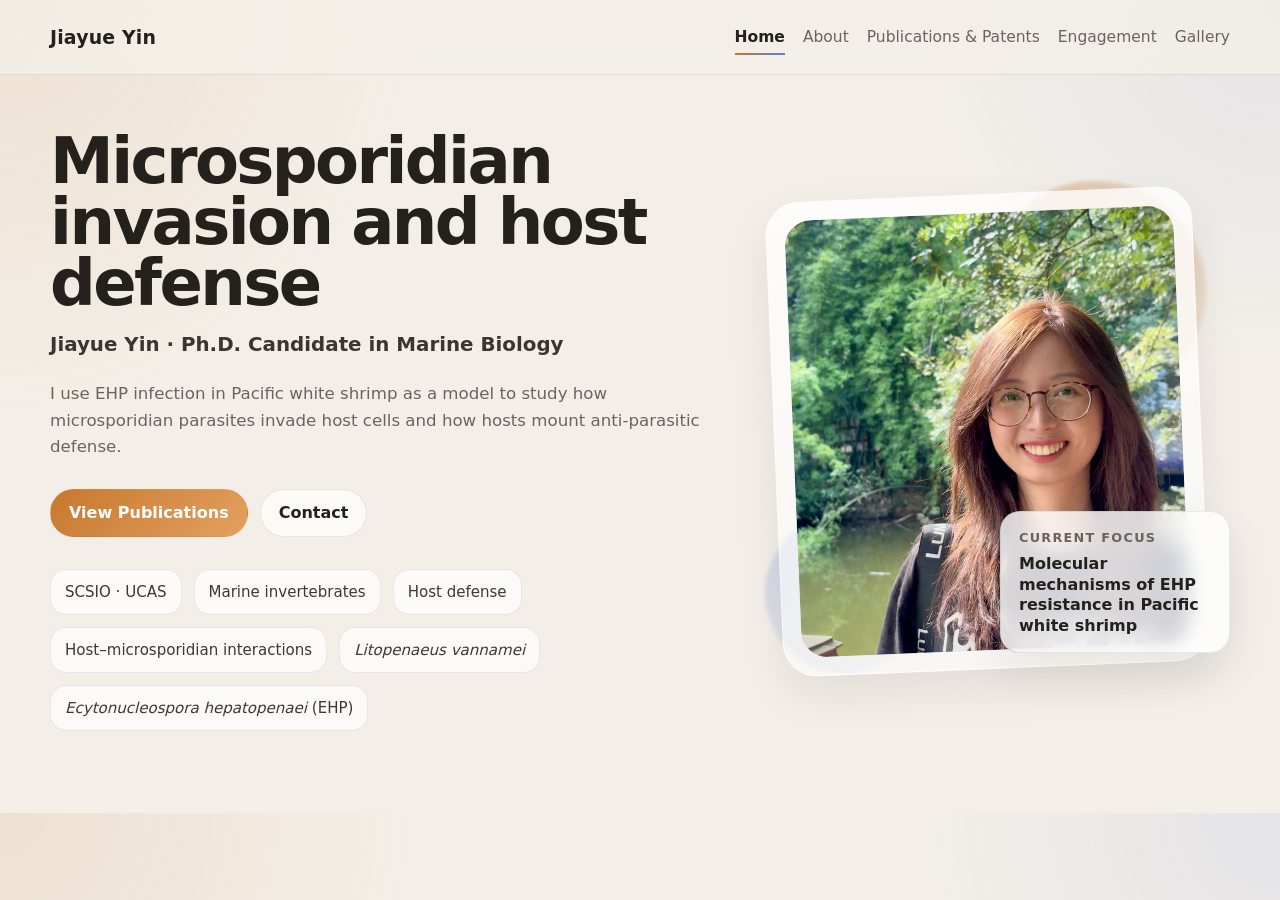
<file: index.html>
<!DOCTYPE html>
<html lang="en">
<head>
  <meta charset="UTF-8" />
  <meta name="viewport" content="width=device-width, initial-scale=1.0" />
  <title>Jiayue Yin | Academic Portfolio</title>
  <meta name="description" content="Jiayue Yin website." />
  <link rel="stylesheet" href="style.css" />
</head>
<body>
  <nav class="nav">
    <div class="container nav-inner">
      <a class="brand active-brand" href="index.html">Jiayue Yin</a>
      <div class="nav-links">
        <a href="index.html" class="active">Home</a>
        <a href="about.html">About</a>
        <a href="publications.html">Publications &amp; Patents</a>
        <a href="engagement.html">Engagement</a>
        <a href="gallery.html">Gallery</a>
      </div>
    </div>
  </nav>

  <main id="top">
    <section class="hero">
      <div class="container hero-grid">
        <div class="hero-copy reveal">
          
          
          <h1>Microsporidian invasion and host defense</h1>
          <p class="hero-sub">Jiayue Yin · Ph.D. Candidate in Marine Biology</p>
          <p class="lead">
            I use EHP infection in Pacific white shrimp as a model to study how microsporidian parasites invade host cells and how hosts mount anti-parasitic defense. 
          </p>

          <div class="hero-actions">
            <a class="btn btn-primary" href="publications.html">View Publications</a>
            <a class="btn btn-secondary" href="mailto:yinjiayue22@mails.ucas.ac.cn">Contact</a>
          </div>

          <div class="hero-meta">
            <div class="hero-chip">SCSIO · UCAS</div>
            <div class="hero-chip">Marine invertebrates</div>
            <div class="hero-chip">Host defense</div>
            <div class="hero-chip">Host–microsporidian interactions</div>
            <div class="hero-chip"><em>Litopenaeus vannamei</em></div>
            <div class="hero-chip"><em>Ecytonucleospora hepatopenaei </em>(EHP)</div>
          </div>
        </div>

        <div class="hero-visual reveal">
          <div class="orb a"></div>
          <div class="orb b"></div>
          <div class="portrait-frame">
            <div class="portrait-inner">
              <img src="images/01-portrait-of-jiayue-yin.jpg" alt="Portrait of Jiayue Yin" />
            </div>
          </div>

          <div class="floating-card bottom">
            <div class="label">Current Focus</div>
            <strong>Molecular mechanisms of EHP resistance in Pacific white shrimp</strong>
          </div>
        </div>
      </div>
    </section>

  </main>

 
  <script src="script.js"></script>
</body>
</html>
</file>
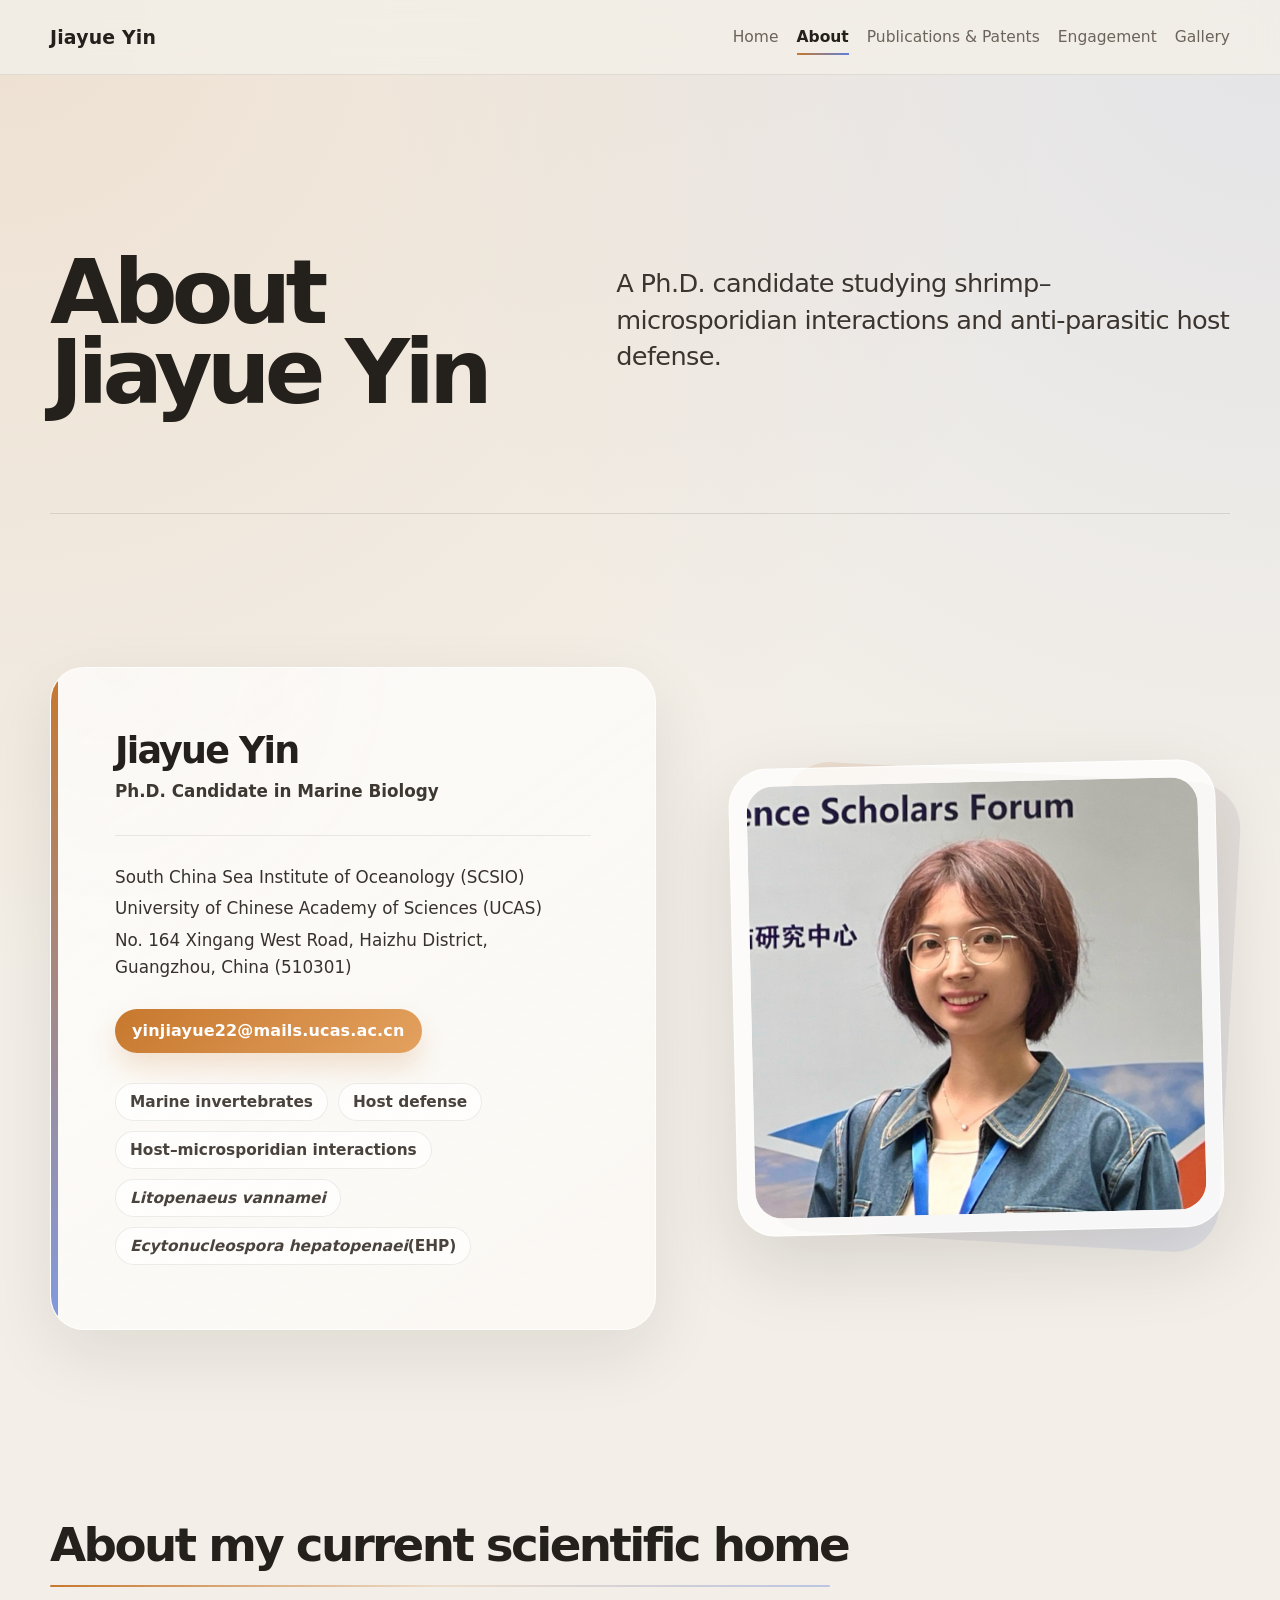
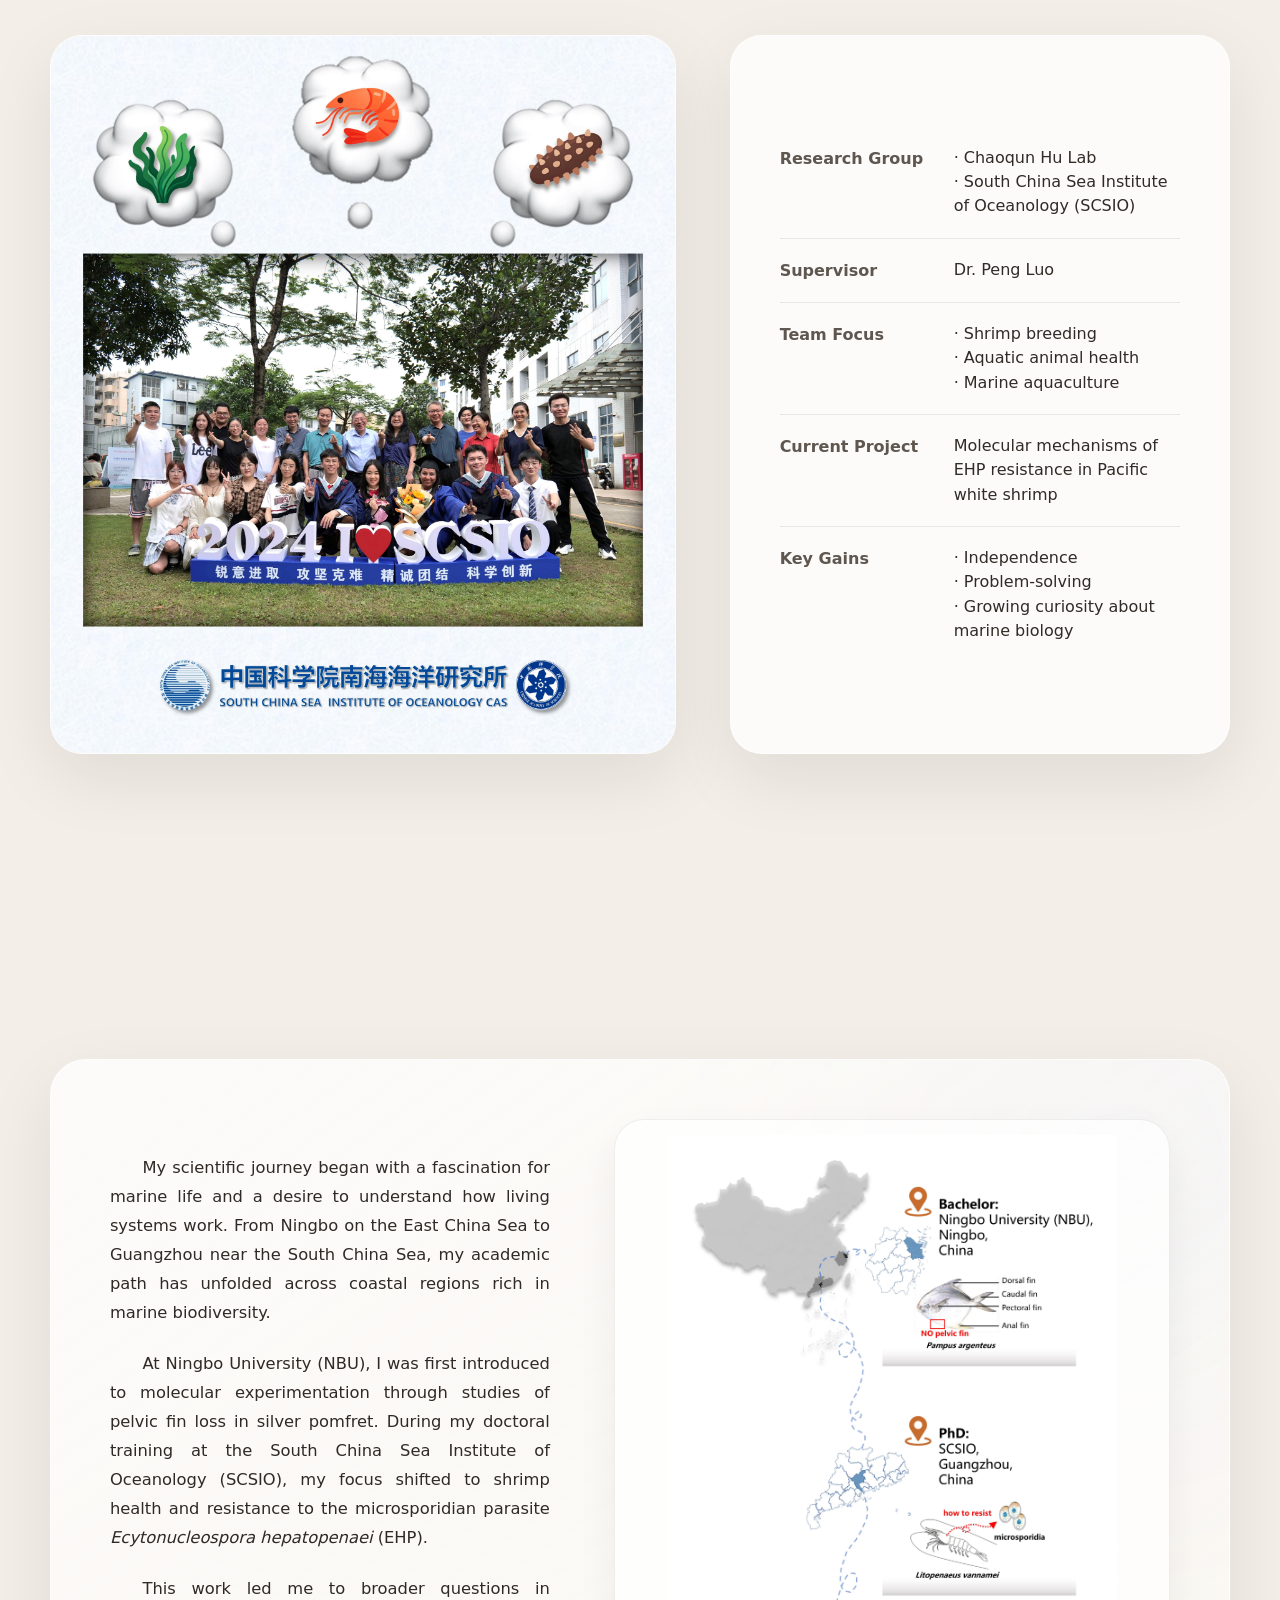
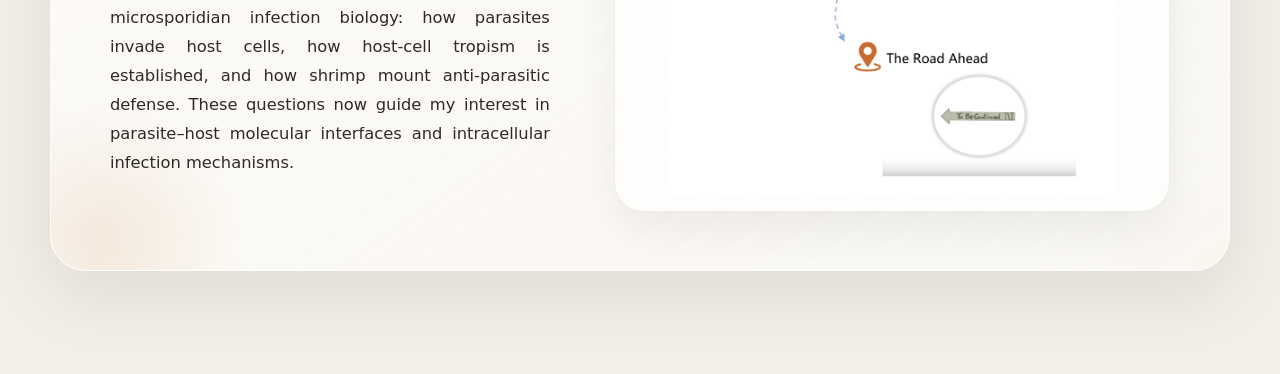
<file: about.html>
<!DOCTYPE html>
<html lang="en">
<head>
  <meta charset="UTF-8" />
  <meta name="viewport" content="width=device-width, initial-scale=1.0" />
  <title>About | Jiayue Yin</title>
  <meta name="description" content="Jiayue Yin academic portfolio website." />
  <link rel="stylesheet" href="style.css" />
</head>
<body>
  <nav class="nav">
    <div class="container nav-inner">
      <a class="brand" href="index.html">Jiayue Yin</a>
      <div class="nav-links">
        <a href="index.html">Home</a>
        <a href="about.html" class="active">About</a>
        <a href="publications.html">Publications &amp; Patents</a>
        <a href="engagement.html">Engagement</a>
        <a href="gallery.html">Gallery</a>
      </div>
    </div>
  </nav>

  <main id="top" class="premium-about-page">
    <section class="about-editorial-opening">
      <div class="container about-editorial-grid reveal">
        <div class="about-editorial-title">
          <span class="about-editorial-mark"></span>
          <h1>About Jiayue Yin</h1>
        </div>
        <p class="about-editorial-lead">
          A Ph.D. candidate studying shrimp–microsporidian interactions and anti-parasitic host defense.
        </p>
      </div>
    </section>

    <section id="about-me" class="premium-profile-section">
      <div class="container premium-profile-grid">
        <article class="premium-profile-card reveal">
          
          <div class="premium-profile-name">Jiayue Yin</div>
          <div class="premium-profile-role">Ph.D. Candidate in Marine Biology</div>

          <div class="premium-affiliation">
            <p>South China Sea Institute of Oceanology <span class="no-break">(SCSIO)</span></p>
            <p>University of Chinese Academy of Sciences <span class="no-break">(UCAS)</span></p>
            <p>No. 164 Xingang West Road, Haizhu District, Guangzhou, China <span class="no-break">(510301)</span></p>

            
          </div>

          <a class="premium-email" href="mailto:yinjiayue22@mails.ucas.ac.cn">yinjiayue22@mails.ucas.ac.cn</a>

          <div class="premium-interests" aria-label="Research interests">
            <span>Marine invertebrates</span>
            <span>Host defense</span>
            <span>Host–microsporidian interactions</span>
            <span><em>Litopenaeus vannamei</em></span>
            <span><em>Ecytonucleospora hepatopenaei </em> (EHP)</span>
          </div>
        </article>

        <aside class="premium-portrait reveal" aria-label="Portrait of Jiayue Yin">
          <div class="premium-portrait-glow" aria-hidden="true"></div>
          <figure class="premium-portrait-frame">
            <img src="images/about_me.jpg" alt="Portrait of Jiayue Yin" />
          </figure>
        </aside>
      </div>
    </section>

    <section id="scientific-home" class="premium-home-section">
      <div class="container">
        <div class="premium-section-head reveal">
          <h2>About my current scientific home</h2>
          <div class="premium-title-rule wide" aria-hidden="true"></div>
        </div>

        <div class="premium-home-grid">
          <figure class="premium-team-photo reveal">
            <img src="images/02-research-group-photo.jpg" alt="Research group photo" />
          </figure>

          <article class="premium-home-card reveal">
            
            <div class="premium-home-item">
              <span>Research Group</span>
              <p>
                ·  Chaoqun Hu Lab <br>
                ·  South China Sea Institute of Oceanology (SCSIO)
                </p>
              
            </div>
            <div class="premium-home-item">
              <span>Supervisor</span>
              <p>Dr. Peng Luo</p>
            </div>
            <div class="premium-home-item">
              <span>Team Focus</span>
              <p>·  Shrimp breeding  <br>
                ·  Aquatic animal health  <br>
                ·  Marine aquaculture</p>
            </div>
            <div class="premium-home-item">
              <span>Current Project</span>
              <p>Molecular mechanisms of EHP resistance in Pacific white shrimp</p>
            </div>
            <div class="premium-home-item">
              <span>Key Gains</span>
              <p>· Independence <br>
              · Problem-solving <br>
              · Growing curiosity about marine biology</p>
            </div>
          </article>
        </div>
      </div>
    </section>

    <section id="journey" class="premium-journey-section">
      <div class="container">
        <div class="premium-section-head reveal">
          <h2>Journey of growth</h2>
          <div class="premium-title-rule medium" aria-hidden="true"></div>
        </div>

        <div class="premium-journey-card reveal">
          <div class="premium-journey-text">
            <p>
              My scientific journey began with a fascination for marine life and a desire to understand how living systems work. From Ningbo on the East China Sea to Guangzhou near the South China Sea, my academic path has unfolded across coastal regions rich in marine biodiversity.
            </p>
            <p>
              At Ningbo University (NBU), I was first introduced to molecular experimentation through studies of pelvic fin loss in silver pomfret. During my doctoral training at the South China Sea Institute of Oceanology (SCSIO), my focus shifted to shrimp health and resistance to the microsporidian parasite <em>Ecytonucleospora hepatopenaei</em> (EHP).
            </p>
            <p>
              This work led me to broader questions in microsporidian infection biology: how parasites invade host cells, how host-cell tropism is established, and how shrimp mount anti-parasitic defense. These questions now guide my interest in parasite–host molecular interfaces and intracellular infection mechanisms.
            </p>
          </div>

          <figure class="premium-journey-visual">
            <img src="images/03-decorative-map-background.jpg" alt="Journey of growth visual map" />
          </figure>
        </div>
      </div>
    </section>
  </main>

 
  <script src="script.js"></script>
</body>
</html>
</file>
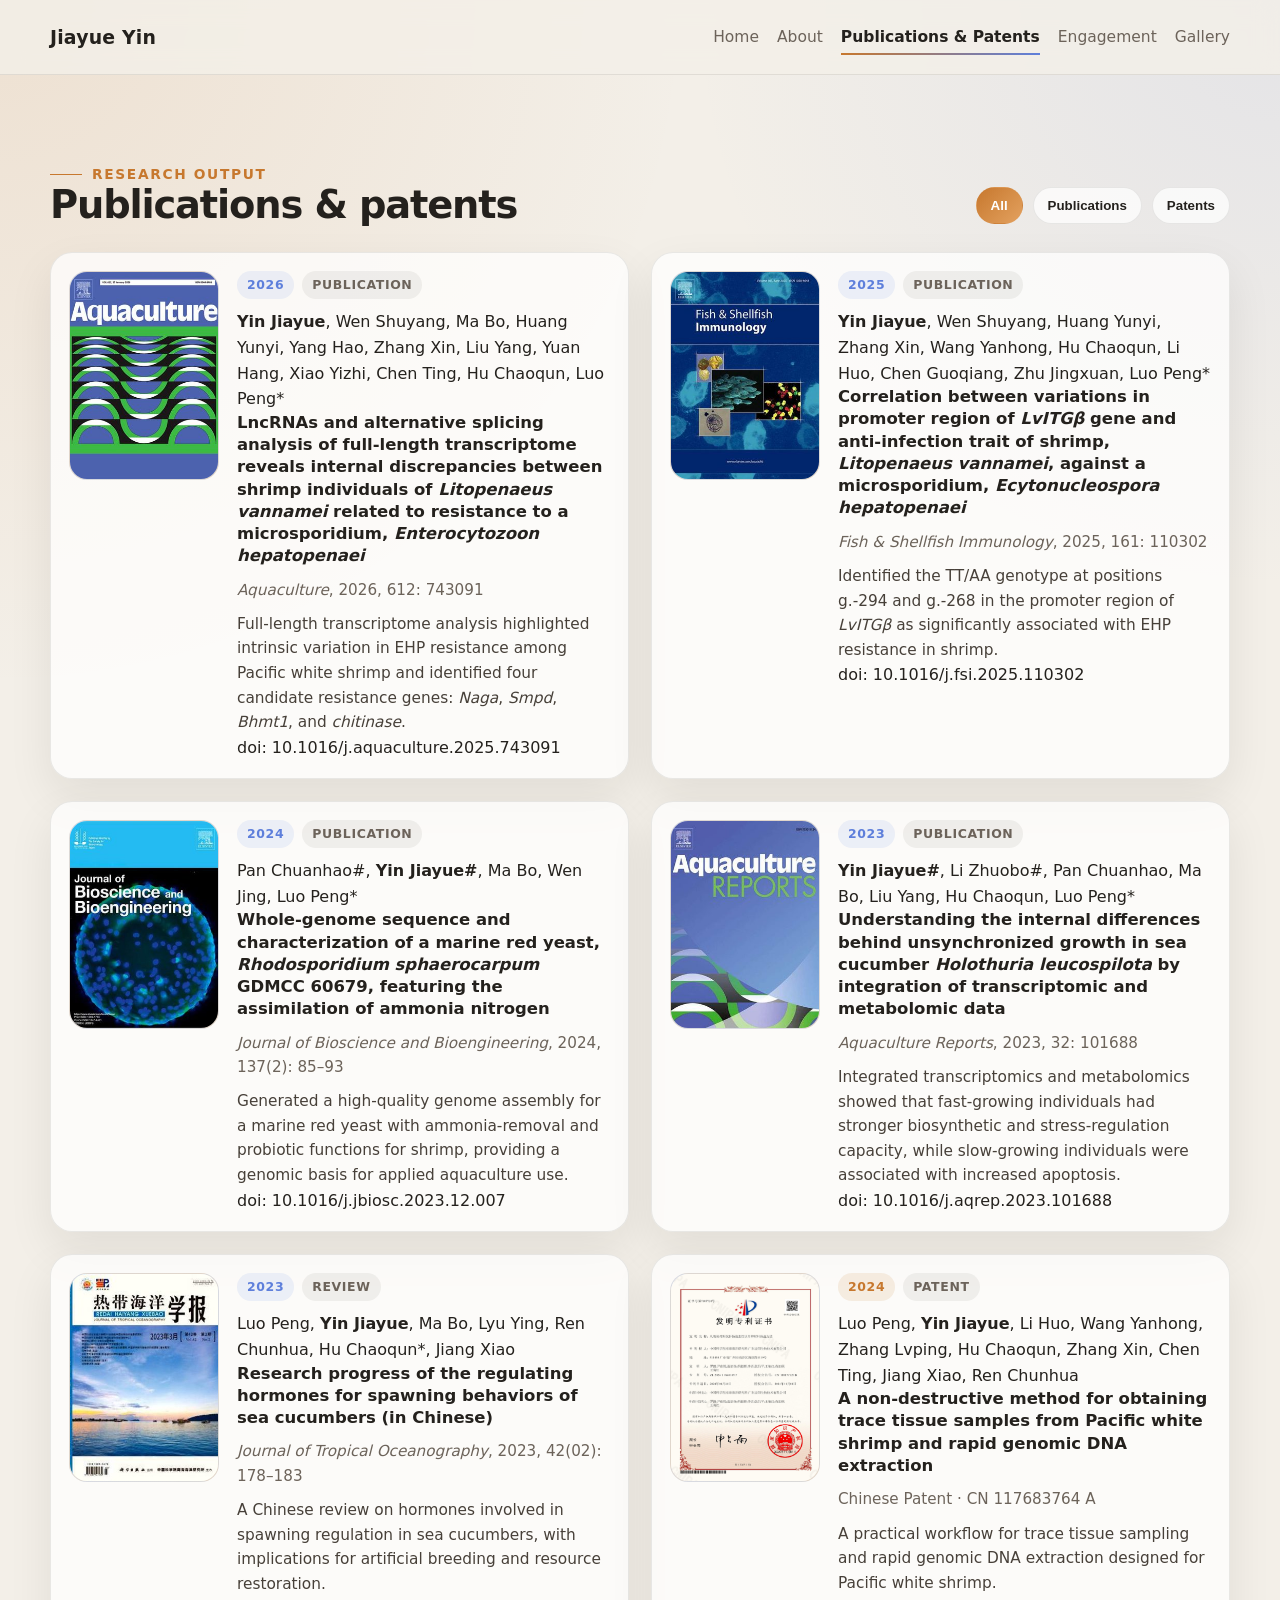
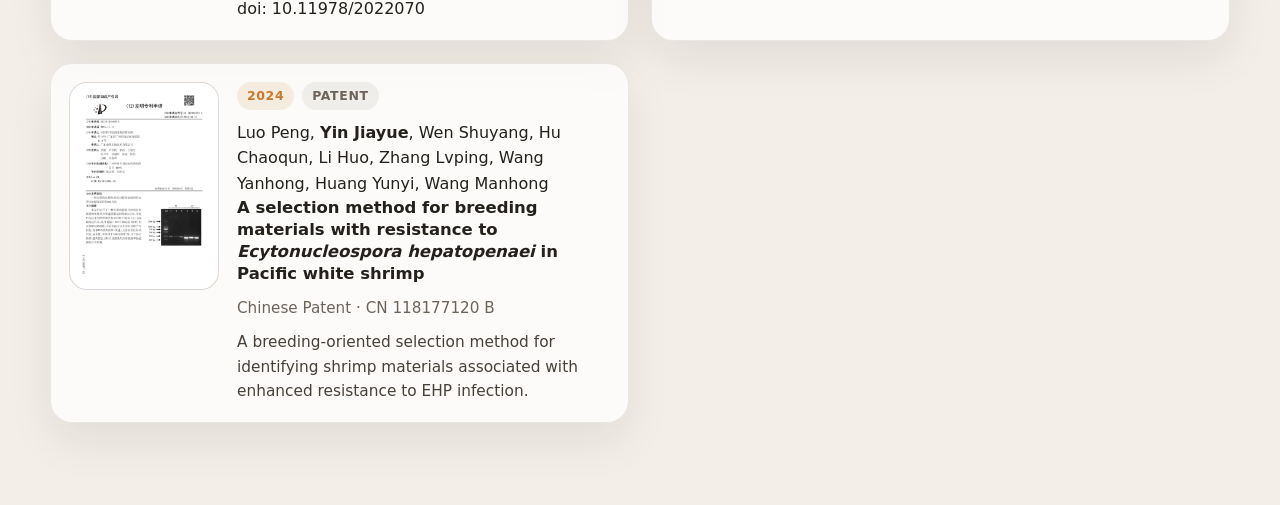
<file: publications.html>
<!DOCTYPE html>
<html lang="en">
<head>
  <meta charset="UTF-8" />
  <meta name="viewport" content="width=device-width, initial-scale=1.0" />
  <title>Publications & Patents | Jiayue Yin</title>
  <meta name="description" content="Jiayue Yin academic portfolio website." />
  <link rel="stylesheet" href="style.css" />
</head>
<body>
  <nav class="nav">
    <div class="container nav-inner">
      <a class="brand" href="index.html">Jiayue Yin</a>
      <div class="nav-links">
        <a href="index.html">Home</a>
        <a href="about.html">About</a>
        <a href="publications.html" class="active">Publications &amp; Patents</a>
        <a href="engagement.html">Engagement</a>
        <a href="gallery.html">Gallery</a>
      </div>
    </div>
  </nav>

  <main id="top">
    <section id="publications">
      <div class="container">
        <div class="section-head reveal">
          <div>
            <div class="eyebrow">Research Output</div>
            <h2>Publications &amp; patents</h2>
          </div>
          <div class="filters">
            <button class="filter-btn active" data-filter="all">All</button>
            <button class="filter-btn" data-filter="publication">Publications</button>
            <button class="filter-btn" data-filter="patent">Patents</button>
          </div>
        </div>

        <div class="pub-grid">
          <article class="card pub-card reveal" data-kind="publication">
            <a class="pub-cover pub-cover-link" href="https://doi.org/10.1016/j.aquaculture.2025.743091" target="_blank" rel="noopener noreferrer" aria-label="Open Aquaculture 2026 article DOI page">
              <img src="images/08-aquaculture-cover.jpg" alt="Aquaculture cover" />
            </a>
            <div>
              <div class="pub-meta">
                <span class="tag">2026</span>
                <span class="tag muted">Publication</span>
              </div>
              <div class="pub-authors"><strong>Yin Jiayue</strong>, Wen Shuyang, Ma Bo, Huang Yunyi, Yang Hao, Zhang Xin, Liu Yang, Yuan Hang, Xiao Yizhi, Chen Ting, Hu Chaoqun, Luo Peng*</div>
              <div class="pub-title">LncRNAs and alternative splicing analysis of full-length transcriptome reveals internal discrepancies between shrimp individuals of <em>Litopenaeus vannamei</em> related to resistance to a microsporidium, <em>Enterocytozoon hepatopenaei</em></div>
              <div class="pub-journal"><em>Aquaculture</em>, 2026, 612: 743091</div>
              <div class="pub-summary">Full-length transcriptome analysis highlighted intrinsic variation in EHP resistance among Pacific white shrimp and identified four candidate resistance genes: <em>Naga</em>, <em>Smpd</em>, <em>Bhmt1</em>, and <em>chitinase</em>.</div>
              <a class="pub-doi" href="https://doi.org/10.1016/j.aquaculture.2025.743091" target="_blank" rel="noopener noreferrer">doi: 10.1016/j.aquaculture.2025.743091</a>
            </div>
          </article>

          <article class="card pub-card reveal" data-kind="publication">
            <a class="pub-cover pub-cover-link" href="https://doi.org/10.1016/j.fsi.2025.110302" target="_blank" rel="noopener noreferrer" aria-label="Open Fish and Shellfish Immunology 2025 article DOI page">
              <img src="images/09-fish-and-shellfish-immunology-cover.jpg" alt="Fish and Shellfish Immunology cover" />
            </a>
            <div>
              <div class="pub-meta">
                <span class="tag">2025</span>
                <span class="tag muted">Publication</span>
              </div>
              <div class="pub-authors"><strong>Yin Jiayue</strong>, Wen Shuyang, Huang Yunyi, Zhang Xin, Wang Yanhong, Hu Chaoqun, Li Huo, Chen Guoqiang, Zhu Jingxuan, Luo Peng*</div>
              <div class="pub-title">Correlation between variations in promoter region of <em>LvITG&beta;</em> gene and anti-infection trait of shrimp, <em>Litopenaeus vannamei</em>, against a microsporidium, <em>Ecytonucleospora hepatopenaei</em></div>
              <div class="pub-journal"><em>Fish &amp; Shellfish Immunology</em>, 2025, 161: 110302</div>
              <div class="pub-summary">Identified the TT/AA genotype at positions g.-294 and g.-268 in the promoter region of <em>LvITG&beta;</em> as significantly associated with EHP resistance in shrimp.</div>
              <a class="pub-doi" href="https://doi.org/10.1016/j.fsi.2025.110302" target="_blank" rel="noopener noreferrer">doi: 10.1016/j.fsi.2025.110302</a>
            </div>
          </article>

          <article class="card pub-card reveal" data-kind="publication">
            <a class="pub-cover pub-cover-link" href="https://doi.org/10.1016/j.jbiosc.2023.12.007" target="_blank" rel="noopener noreferrer" aria-label="Open Journal of Bioscience and Bioengineering 2024 article DOI page">
              <img src="images/10-journal-of-bioscience-and-bioengineering-cover.jpg" alt="Journal of Bioscience and Bioengineering cover" />
            </a>
            <div>
              <div class="pub-meta">
                <span class="tag">2024</span>
                <span class="tag muted">Publication</span>
              </div>
              <div class="pub-authors">Pan Chuanhao#, <strong>Yin Jiayue#</strong>, Ma Bo, Wen Jing, Luo Peng*</div>
              <div class="pub-title">Whole-genome sequence and characterization of a marine red yeast, <em>Rhodosporidium sphaerocarpum</em> GDMCC 60679, featuring the assimilation of ammonia nitrogen</div>
              <div class="pub-journal"><em>Journal of Bioscience and Bioengineering</em>, 2024, 137(2): 85&ndash;93</div>
              <div class="pub-summary">Generated a high-quality genome assembly for a marine red yeast with ammonia-removal and probiotic functions for shrimp, providing a genomic basis for applied aquaculture use.</div>
              <a class="pub-doi" href="https://doi.org/10.1016/j.jbiosc.2023.12.007" target="_blank" rel="noopener noreferrer">doi: 10.1016/j.jbiosc.2023.12.007</a>
            </div>
          </article>

          <article class="card pub-card reveal" data-kind="publication">
            <a class="pub-cover pub-cover-link" href="https://doi.org/10.1016/j.aqrep.2023.101688" target="_blank" rel="noopener noreferrer" aria-label="Open Aquaculture Reports 2023 article DOI page">
              <img src="images/11-aquaculture-reports-cover.jpg" alt="Aquaculture Reports cover" />
            </a>
            <div>
              <div class="pub-meta">
                <span class="tag">2023</span>
                <span class="tag muted">Publication</span>
              </div>
              <div class="pub-authors"><strong>Yin Jiayue#</strong>, Li Zhuobo#, Pan Chuanhao, Ma Bo, Liu Yang, Hu Chaoqun, Luo Peng*</div>
              <div class="pub-title">Understanding the internal differences behind unsynchronized growth in sea cucumber <em>Holothuria leucospilota</em> by integration of transcriptomic and metabolomic data</div>
              <div class="pub-journal"><em>Aquaculture Reports</em>, 2023, 32: 101688</div>
              <div class="pub-summary">Integrated transcriptomics and metabolomics showed that fast-growing individuals had stronger biosynthetic and stress-regulation capacity, while slow-growing individuals were associated with increased apoptosis.</div>
              <a class="pub-doi" href="https://doi.org/10.1016/j.aqrep.2023.101688" target="_blank" rel="noopener noreferrer">doi: 10.1016/j.aqrep.2023.101688</a>
            </div>
          </article>

          <article class="card pub-card reveal" data-kind="publication">
            <a class="pub-cover pub-cover-link" href="https://doi.org/10.11978/2022070" target="_blank" rel="noopener noreferrer" aria-label="Open Journal of Tropical Oceanography 2023 article DOI page">
              <img src="images/12-journal-of-tropical-oceanography-cover.jpg" alt="Journal of Tropical Oceanography cover" />
            </a>
            <div>
              <div class="pub-meta">
                <span class="tag">2023</span>
                <span class="tag muted">Review</span>
              </div>
              <div class="pub-authors">Luo Peng, <strong>Yin Jiayue</strong>, Ma Bo, Lyu Ying, Ren Chunhua, Hu Chaoqun*, Jiang Xiao</div>
              <div class="pub-title">Research progress of the regulating hormones for spawning behaviors of sea cucumbers <span class="pub-note">(in Chinese)</span></div>
              <div class="pub-journal"><em>Journal of Tropical Oceanography</em>, 2023, 42(02): 178&ndash;183</div>
              <div class="pub-summary">A Chinese review on hormones involved in spawning regulation in sea cucumbers, with implications for artificial breeding and resource restoration.</div>
              <a class="pub-doi" href="https://doi.org/10.11978/2022070" target="_blank" rel="noopener noreferrer">doi: 10.11978/2022070</a>
            </div>
          </article>

          <article class="card pub-card reveal" data-kind="patent">
            <a class="pub-cover pub-cover-link" href="http://epub.cnipa.gov.cn/Index" target="_blank" rel="noopener noreferrer" aria-label="Open CNIPA patent search page for CN 117683764 A">
              <img src="images/13-chinese-patent-certificate.jpg" alt="Chinese patent certificate" />
            </a>
            <div>
              <div class="pub-meta">
                <span class="tag alt">2024</span>
                <span class="tag muted">Patent</span>
              </div>
              <div class="pub-authors">Luo Peng, <strong>Yin Jiayue</strong>, Li Huo, Wang Yanhong, Zhang Lvping, Hu Chaoqun, Zhang Xin, Chen Ting, Jiang Xiao, Ren Chunhua</div>
              <div class="pub-title">A non-destructive method for obtaining trace tissue samples from Pacific white shrimp and rapid genomic DNA extraction</div>
              <div class="pub-journal">Chinese Patent · CN 117683764 A</div>
              <div class="pub-summary">A practical workflow for trace tissue sampling and rapid genomic DNA extraction designed for Pacific white shrimp.</div>
            </div>
          </article>

          <article class="card pub-card reveal" data-kind="patent">
            <a class="pub-cover pub-cover-link" href="http://epub.cnipa.gov.cn/Index" target="_blank" rel="noopener noreferrer" aria-label="Open CNIPA patent search page for CN 118177120 B">
              <img src="images/14-chinese-patent-page.jpg" alt="Chinese patent page" />
            </a>
            <div>
              <div class="pub-meta">
                <span class="tag alt">2024</span>
                <span class="tag muted">Patent</span>
              </div>
              <div class="pub-authors">Luo Peng, <strong>Yin Jiayue</strong>, Wen Shuyang, Hu Chaoqun, Li Huo, Zhang Lvping, Wang Yanhong, Huang Yunyi, Wang Manhong</div>
              <div class="pub-title">A selection method for breeding materials with resistance to <em>Ecytonucleospora hepatopenaei</em> in Pacific white shrimp</div>
              <div class="pub-journal">Chinese Patent · CN 118177120 B</div>
              <div class="pub-summary">A breeding-oriented selection method for identifying shrimp materials associated with enhanced resistance to EHP infection.</div>
            </div>
          </article>
        </div>
      </div>
    </section>

  </main>


  <script src="script.js"></script>
</body>
</html>
</file>
<file: style.css>
:root {
      --bg: #f3efe8;
      --bg-2: #ede7de;
      --paper: #fffdf9;
      --text: #24211d;
      --muted: #6c635a;
      --line: rgba(36, 33, 29, 0.09);
      --accent: #c7782e;
      --accent-2: #e3a15f;
      --blue: #5e7fdb;
      --blue-2: #7f98e7;
      --shadow: 0 18px 45px rgba(24, 20, 12, 0.08);
      --radius: 22px;
      --maxw: 1180px;
    }

    * { box-sizing: border-box; }
    html { scroll-behavior: smooth; }
    body {
      margin: 0;
      font-family: Inter, ui-sans-serif, system-ui, -apple-system, BlinkMacSystemFont, "Segoe UI", sans-serif;
      background:
        radial-gradient(circle at top left, rgba(199,120,46,0.12), transparent 28%),
        radial-gradient(circle at top right, rgba(94,127,219,0.10), transparent 24%),
        var(--bg);
      color: var(--text);
      line-height: 1.6;
    }

    img { max-width: 100%; display: block; }
    a { color: inherit; text-decoration: none; }

    .container {
      width: min(calc(100% - 40px), var(--maxw));
      margin: 0 auto;
    }

    .nav {
      position: sticky;
      top: 0;
      z-index: 40;
      backdrop-filter: blur(12px);
      background: rgba(243, 239, 232, 0.82);
      border-bottom: 1px solid var(--line);
    }

    .nav-inner {
      display: flex;
      align-items: center;
      justify-content: space-between;
      min-height: 74px;
      gap: 24px;
    }

    .brand {
      font-size: 1.18rem;
      font-weight: 700;
      letter-spacing: 0.01em;
    }

    .nav-links {
      display: flex;
      flex-wrap: wrap;
      gap: 18px;
      color: var(--muted);
      font-size: 0.97rem;
    }

    .nav-links a {
      position: relative;
      padding: 4px 0;
    }

    .nav-links a::after {
      content: "";
      position: absolute;
      left: 0;
      right: 0;
      bottom: -2px;
      height: 2px;
      background: linear-gradient(90deg, var(--accent), var(--blue));
      transform: scaleX(0);
      transform-origin: left;
      transition: transform 0.28s ease;
    }

    .nav-links a:hover::after { transform: scaleX(1); }

    section {
      padding: 82px 0;
      position: relative;
    }

    .section-head {
      display: flex;
      align-items: end;
      justify-content: space-between;
      gap: 18px;
      margin-bottom: 28px;
    }

    .eyebrow {
      display: inline-flex;
      align-items: center;
      gap: 10px;
      font-size: 0.86rem;
      letter-spacing: 0.12em;
      text-transform: uppercase;
      color: var(--accent);
      font-weight: 700;
    }

    .eyebrow::before {
      content: "";
      width: 32px;
      height: 1.5px;
      background: currentColor;
      display: inline-block;
    }

    h1, h2, h3, p {
      margin: 0;
    }

    h1 {
      font-size: clamp(2.5rem, 5vw, 4.5rem);
      line-height: 0.95;
      letter-spacing: -0.04em;
      margin-bottom: 16px;
    }

    h2 {
      font-size: clamp(1.75rem, 3vw, 2.65rem);
      line-height: 1.02;
      letter-spacing: -0.03em;
    }

    h3 {
      font-size: 1.1rem;
      line-height: 1.2;
    }

    .lead {
      font-size: clamp(1rem, 1.3vw, 1.12rem);
      color: var(--muted);
      max-width: 64ch;
    }

    .hero {
      padding-top: 56px;
      overflow: clip;
    }

    .hero-grid {
      display: grid;
      grid-template-columns: 1.15fr 0.85fr;
      gap: 38px;
      align-items: center;
    }

    .hero-copy {
      position: relative;
      z-index: 1;
    }

    .hero-kicker {
      display: inline-flex;
      align-items: center;
      gap: 10px;
      padding: 8px 14px;
      margin-bottom: 16px;
      border: 1px solid rgba(199,120,46,0.18);
      border-radius: 999px;
      background: rgba(255,255,255,0.55);
      color: var(--accent);
      font-size: 0.92rem;
      font-weight: 600;
    }

    .hero-sub {
      font-size: clamp(1.1rem, 1.55vw, 1.25rem);
      margin-bottom: 20px;
      color: #3b352f;
      font-weight: 600;
    }

    .hero-actions {
      display: flex;
      flex-wrap: wrap;
      gap: 12px;
      margin-top: 28px;
    }

    .btn {
      display: inline-flex;
      align-items: center;
      justify-content: center;
      gap: 10px;
      min-height: 48px;
      padding: 0 18px;
      border-radius: 999px;
      border: 1px solid transparent;
      font-weight: 700;
      transition: transform 0.22s ease, box-shadow 0.22s ease, border-color 0.22s ease;
      cursor: pointer;
    }

    .btn:hover {
      transform: translateY(-2px);
      box-shadow: 0 16px 30px rgba(24,20,12,0.09);
    }

    .btn-primary {
      background: linear-gradient(135deg, var(--accent), var(--accent-2));
      color: white;
    }

    .btn-secondary {
      background: rgba(255,255,255,0.66);
      border-color: var(--line);
      color: var(--text);
    }

    .hero-meta {
      display: flex;
      flex-wrap: wrap;
      gap: 12px;
      margin-top: 32px;
    }

    .hero-chip {
      padding: 10px 14px;
      border-radius: 16px;
      background: rgba(255,255,255,0.68);
      border: 1px solid var(--line);
      font-size: 0.94rem;
      color: #3f3933;
    }

    .hero-visual {
      position: relative;
      min-height: 560px;
      display: grid;
      place-items: center;
    }

    .orb {
      position: absolute;
      border-radius: 999px;
      filter: blur(2px);
      opacity: 0.95;
    }

    .orb.a {
      width: 220px;
      height: 220px;
      background: linear-gradient(135deg, rgba(199,120,46,0.38), rgba(227,161,95,0.16));
      top: 30px;
      right: 24px;
    }

    .orb.b {
      width: 160px;
      height: 160px;
      background: linear-gradient(135deg, rgba(94,127,219,0.24), rgba(127,152,231,0.08));
      left: 20px;
      bottom: 38px;
    }

    .portrait-frame {
      width: min(430px, 88%);
      aspect-ratio: 0.9;
      padding: 18px;
      border-radius: 34px;
      background: linear-gradient(180deg, rgba(255,255,255,0.78), rgba(255,255,255,0.48));
      border: 1px solid rgba(255,255,255,0.65);
      box-shadow: var(--shadow);
      transform: rotate(-2.4deg);
    }

    .portrait-inner {
      width: 100%;
      height: 100%;
      border-radius: 26px;
      overflow: hidden;
      background: #ddd;
      position: relative;
    }

    .portrait-inner img {
      width: 100%;
      height: 100%;
      object-fit: cover;
    }

    .floating-card {
      position: absolute;
      max-width: 230px;
      padding: 16px 18px;
      border-radius: 20px;
      background: rgba(255,255,255,0.82);
      border: 1px solid var(--line);
      box-shadow: var(--shadow);
      backdrop-filter: blur(10px);
    }

    .floating-card.top {
      left: 6px;
      top: 70px;
    }

    .floating-card.bottom {
      right: 0;
      bottom: 58px;
    }

    .floating-card .label {
      font-size: 0.8rem;
      letter-spacing: 0.1em;
      text-transform: uppercase;
      color: var(--muted);
      margin-bottom: 6px;
      font-weight: 700;
    }

    .floating-card strong {
      display: block;
      font-size: 1rem;
      line-height: 1.28;
    }

    .card {
      background: rgba(255,255,255,0.72);
      border: 1px solid var(--line);
      border-radius: var(--radius);
      box-shadow: var(--shadow);
    }

    .about-grid {
      display: grid;
      grid-template-columns: 0.95fr 1.05fr;
      gap: 24px;
      align-items: stretch;
    }

    .image-card {
      overflow: hidden;
      min-height: 340px;
    }

    .image-card img {
      width: 100%;
      height: 100%;
      object-fit: cover;
    }

    .info-card {
      padding: 28px;
      display: grid;
      gap: 18px;
    }

    .info-list {
      display: grid;
      gap: 14px;
    }

    .info-item {
      padding-bottom: 14px;
      border-bottom: 1px solid var(--line);
    }

    .info-item:last-child {
      border-bottom: 0;
      padding-bottom: 0;
    }

    .info-item span {
      display: inline-block;
      min-width: 140px;
      color: var(--muted);
      font-weight: 600;
    }

    .split-grid {
      display: grid;
      grid-template-columns: 1.05fr 0.95fr;
      gap: 26px;
    }

    .journey-story {
      padding: 30px;
      position: relative;
      overflow: hidden;
    }

    .journey-story::after {
      content: "";
      position: absolute;
      inset: auto -50px -60px auto;
      width: 220px;
      height: 220px;
      border-radius: 999px;
      background: radial-gradient(circle, rgba(199,120,46,0.12), transparent 72%);
    }

    .journey-story p + p {
      margin-top: 14px;
    }

    .journey-visual {
      position: relative;
      padding: 28px;
      overflow: hidden;
      min-height: 540px;
    }

    .journey-map {
      position: absolute;
      inset: 40px 30px 30px 30px;
      display: flex;
      align-items: center;
      justify-content: center;
      opacity: 0.16;
      pointer-events: none;
    }

    .journey-map img {
      width: 92%;
      max-width: 460px;
      filter: grayscale(1);
    }

    .milestone {
      position: relative;
      z-index: 1;
      display: grid;
      grid-template-columns: 92px 1fr;
      gap: 16px;
      align-items: center;
      padding: 14px;
      border-radius: 20px;
      background: rgba(255,255,255,0.84);
      border: 1px solid var(--line);
      box-shadow: 0 10px 24px rgba(24,20,12,0.05);
    }

    .milestone + .milestone {
      margin-top: 16px;
    }

    .milestone img {
      width: 92px;
      height: 92px;
      object-fit: cover;
      border-radius: 18px;
    }

    .milestone .year {
      display: inline-block;
      margin-bottom: 6px;
      color: var(--accent);
      font-size: 0.82rem;
      letter-spacing: 0.1em;
      text-transform: uppercase;
      font-weight: 800;
    }

    .milestone small {
      color: var(--muted);
      display: block;
      margin-top: 6px;
    }

    .road-ahead {
      position: absolute;
      right: 32px;
      bottom: 24px;
      z-index: 1;
      display: inline-flex;
      align-items: center;
      gap: 10px;
      padding: 12px 16px;
      border-radius: 999px;
      background: rgba(36,33,29,0.92);
      color: white;
      box-shadow: var(--shadow);
      font-weight: 700;
    }

    .filters {
      display: flex;
      flex-wrap: wrap;
      gap: 10px;
    }

    .filter-btn {
      border: 1px solid var(--line);
      background: rgba(255,255,255,0.72);
      color: var(--text);
      padding: 10px 14px;
      border-radius: 999px;
      font-weight: 700;
      cursor: pointer;
      transition: all 0.22s ease;
    }

    .filter-btn.active,
    .filter-btn:hover {
      background: linear-gradient(135deg, var(--accent), var(--accent-2));
      color: white;
      border-color: transparent;
    }

    .pub-grid {
      display: grid;
      grid-template-columns: repeat(2, minmax(0, 1fr));
      gap: 22px;
      margin-top: 24px;
    }

    .pub-card {
      display: grid;
      grid-template-columns: 150px 1fr;
      gap: 18px;
      padding: 18px;
      align-items: start;
      transition: transform 0.22s ease, box-shadow 0.22s ease;
    }

    .pub-card:hover {
      transform: translateY(-3px);
      box-shadow: 0 20px 42px rgba(24,20,12,0.11);
    }

    .pub-cover {
      border-radius: 18px;
      overflow: hidden;
      aspect-ratio: 0.72;
      background: linear-gradient(135deg, rgba(94,127,219,0.12), rgba(199,120,46,0.14));
      border: 1px solid var(--line);
    }

    .pub-cover img {
      width: 100%;
      height: 100%;
      object-fit: cover;
    }

    .pub-meta {
      display: flex;
      flex-wrap: wrap;
      gap: 8px;
      margin-bottom: 10px;
    }

    .tag {
      display: inline-flex;
      align-items: center;
      min-height: 28px;
      padding: 0 10px;
      border-radius: 999px;
      font-size: 0.78rem;
      font-weight: 800;
      letter-spacing: 0.05em;
      text-transform: uppercase;
      background: rgba(94,127,219,0.10);
      color: var(--blue);
    }

    .tag.alt {
      background: rgba(199,120,46,0.12);
      color: var(--accent);
    }

    .tag.muted {
      background: rgba(36,33,29,0.06);
      color: var(--muted);
    }

    .pub-title {
      font-size: 1.03rem;
      line-height: 1.35;
      font-weight: 800;
      margin-bottom: 10px;
    }

    .pub-journal {
      color: var(--muted);
      font-size: 0.95rem;
      margin-bottom: 10px;
    }

    .pub-summary {
      color: #474039;
      font-size: 0.96rem;
    }

    .engagement-grid {
      display: grid;
      grid-template-columns: 1.02fr 0.98fr;
      gap: 24px;
    }

    .timeline-card {
      padding: 26px;
    }

    .timeline {
      display: grid;
      gap: 18px;
      margin-top: 12px;
    }

    .timeline-item {
      display: grid;
      grid-template-columns: 110px 1fr;
      gap: 16px;
      align-items: start;
      padding: 16px 0;
      border-top: 1px solid var(--line);
    }

    .timeline-item:first-child {
      border-top: 0;
      padding-top: 6px;
    }

    .timeline-item time {
      color: var(--accent);
      font-weight: 800;
      font-size: 0.95rem;
    }

    .timeline-item strong {
      display: block;
      margin-bottom: 6px;
    }

    .talk-card {
      padding: 18px;
      display: grid;
      gap: 16px;
    }

    .talk-shot {
      border-radius: 18px;
      overflow: hidden;
      border: 1px solid var(--line);
      background: #ddd;
    }

    .talk-shot img {
      width: 100%;
      height: 200px;
      object-fit: cover;
    }

    .volunteer {
      display: grid;
      grid-template-columns: 1fr 1fr;
      gap: 24px;
      align-items: stretch;
      margin-top: 24px;
    }

    .collage {
      padding: 18px;
      display: grid;
      grid-template-columns: repeat(2, 1fr);
      gap: 12px;
    }

    .collage img {
      width: 100%;
      height: 170px;
      object-fit: cover;
      border-radius: 16px;
    }

    .vol-copy {
      padding: 30px;
      display: grid;
      place-items: center;
      text-align: left;
    }

    .gallery-shell {
      padding: 24px;
      overflow: hidden;
    }

    .carousel {
      position: relative;
      min-height: 400px;
    }

    .slides {
      display: flex;
      transition: transform 0.42s ease;
      will-change: transform;
    }

    .slide {
      min-width: 100%;
      display: grid;
      grid-template-columns: 1.05fr 0.95fr;
      gap: 24px;
      align-items: center;
    }

    .slide-frame {
      border-radius: 24px;
      overflow: hidden;
      border: 1px solid var(--line);
      background: #ddd;
      box-shadow: var(--shadow);
    }

    .slide-frame img {
      width: 100%;
      height: 360px;
      object-fit: cover;
    }

    .slide-copy {
      padding-right: 10px;
    }

    .slide-copy p {
      color: var(--muted);
      margin-top: 10px;
    }

    .carousel-controls {
      display: flex;
      justify-content: space-between;
      align-items: center;
      gap: 14px;
      margin-top: 18px;
    }

    .dots {
      display: flex;
      gap: 10px;
      align-items: center;
    }

    .dot {
      width: 10px;
      height: 10px;
      border-radius: 999px;
      background: rgba(36,33,29,0.18);
      cursor: pointer;
      transition: transform 0.2s ease, background 0.2s ease;
    }

    .dot.active {
      background: linear-gradient(135deg, var(--accent), var(--blue));
      transform: scale(1.25);
    }

    .arrow-group {
      display: flex;
      gap: 10px;
    }

    .arrow {
      width: 46px;
      height: 46px;
      border: 1px solid var(--line);
      background: rgba(255,255,255,0.78);
      border-radius: 999px;
      display: grid;
      place-items: center;
      font-size: 1.15rem;
      cursor: pointer;
      transition: transform 0.2s ease, background 0.2s ease;
    }

    .arrow:hover {
      transform: translateY(-2px);
      background: white;
    }

    footer {
      padding: 34px 0 56px;
      color: var(--muted);
    }

    .footer-box {
      padding-top: 18px;
      border-top: 1px solid var(--line);
      display: flex;
      flex-wrap: wrap;
      justify-content: space-between;
      gap: 12px;
      font-size: 0.95rem;
    }

    .reveal {
      opacity: 0;
      transform: translateY(22px);
      transition: opacity 0.6s ease, transform 0.6s ease;
    }

    .reveal.in-view {
      opacity: 1;
      transform: translateY(0);
    }

    @media (max-width: 980px) {
      .hero-grid,
      .about-grid,
      .split-grid,
      .engagement-grid,
      .volunteer,
      .slide {
        grid-template-columns: 1fr;
      }

      .hero-visual {
        min-height: 420px;
      }

      .journey-visual {
        min-height: 420px;
      }

      .pub-grid {
        grid-template-columns: 1fr;
      }

      .slide-frame img {
        height: 280px;
      }
    }

    @media (max-width: 720px) {
      .container {
        width: min(calc(100% - 24px), var(--maxw));
      }

      section {
        padding: 62px 0;
      }

      .nav-inner {
        min-height: 66px;
      }

      .nav-links {
        gap: 12px;
        font-size: 0.9rem;
      }

      .pub-card {
        grid-template-columns: 1fr;
      }

      .pub-cover {
        aspect-ratio: 1.25;
      }

      .timeline-item {
        grid-template-columns: 1fr;
        gap: 6px;
      }

      .collage img {
        height: 128px;
      }

      .floating-card {
        position: static;
        max-width: none;
        margin-top: 12px;
      }

      .hero-visual {
        display: block;
        min-height: auto;
      }

      .portrait-frame {
        margin: 0 auto;
        transform: none;
      }

      .road-ahead {
        position: static;
        margin-top: 16px;
        display: inline-flex;
      }
    }


    /* Staggered two-pane gallery update */
    .gallery-stagger-section {
      padding-bottom: 104px;
    }

    .gallery-stagger-section .container {
      width: min(calc(100% - 40px), 1360px);
    }

    .gallery-stagger {
      display: grid;
      gap: clamp(42px, 6vw, 76px);
      margin-top: 8px;
    }

    .gallery-stagger-row {
      min-height: auto;
      display: grid;
      grid-template-columns: minmax(520px, 1.35fr) 88px minmax(260px, 0.65fr);
      gap: clamp(20px, 2.4vw, 34px);
      align-items: center;
    }

    .gallery-row-research {
      grid-template-columns: minmax(260px, 0.65fr) 88px minmax(520px, 1.35fr);
    }

    .gallery-stagger-viewport {
      position: relative;
      overflow: hidden;
      padding: 0;
      border-radius: 0;
      border: 1.5px solid rgba(18, 32, 74, 0.86);
      background: rgba(255, 255, 255, 0.52);
      box-shadow: none;
      aspect-ratio: 2.05 / 1;
      min-height: 340px;
    }

    .gallery-stagger-viewport .slides {
      height: 100%;
    }

    .gallery-stagger .slide {
      position: relative;
      min-width: 100%;
      height: 100%;
      display: block;
    }

    .gallery-stagger .slide img {
      display: block;
      width: 100%;
      height: 100%;
      object-fit: cover;
    }

    .gallery-stagger-count {
      position: absolute;
      left: 18px;
      bottom: 16px;
      display: inline-flex;
      align-items: center;
      padding: 7px 12px;
      border: 1px solid rgba(18, 32, 74, 0.12);
      border-radius: 999px;
      background: rgba(255, 255, 255, 0.82);
      color: var(--text);
      font-size: 0.78rem;
      font-weight: 800;
      letter-spacing: 0.08em;
      backdrop-filter: blur(10px);
    }

    .gallery-stagger-dots {
      position: absolute;
      right: 18px;
      bottom: 18px;
      display: flex;
      max-width: 48%;
      flex-wrap: wrap;
      justify-content: flex-end;
      gap: 8px;
      padding: 8px 10px;
      border-radius: 999px;
      background: rgba(255, 255, 255, 0.70);
      backdrop-filter: blur(10px);
    }

    .gallery-stagger-dots .dot,
    .gallery-stagger .dot {
      width: 7px;
      height: 7px;
      border: 0;
      padding: 0;
      background: rgba(18, 32, 74, 0.22);
    }

    .gallery-stagger-dots .dot.active,
    .gallery-stagger .dot.active {
      background: var(--accent);
      transform: scale(1.35);
    }

    .gallery-triangle {
      width: 88px;
      height: 88px;
      border: 0;
      background: transparent;
      color: rgba(18, 32, 74, 0.96);
      cursor: pointer;
      display: grid;
      place-items: center;
      padding: 0;
      transition: transform 0.2s ease, color 0.2s ease;
    }

    .gallery-triangle svg {
      width: 76px;
      height: 76px;
      display: block;
    }

    .gallery-triangle:hover {
      color: var(--accent);
      transform: scale(1.05);
    }

    .gallery-triangle:focus-visible {
      outline: 3px solid rgba(199, 120, 46, 0.28);
      outline-offset: 6px;
      border-radius: 16px;
    }

    .gallery-stagger-title {
      align-self: center;
      max-width: 540px;
    }

    .gallery-stagger-title-right {
      justify-self: end;
      text-align: right;
    }

    .gallery-stagger-title h3 {
      margin: 8px 0 0;
      font-size: clamp(1.7rem, 3vw, 2.45rem);
      font-weight: 500;
      letter-spacing: -0.045em;
      line-height: 1.08;
    }

    .gallery-stagger-title p {
      margin: 0;
      color: var(--muted);
      font-size: 1rem;
      line-height: 1.7;
    }

    @media (max-width: 1180px) {
      .gallery-stagger-viewport {
        min-height: 300px;
      }
    }

    @media (max-width: 980px) {
      .gallery-stagger-row,
      .gallery-row-research {
        grid-template-columns: 1fr;
        gap: 18px;
      }

      .gallery-row-research .gallery-stagger-title {
        order: 1;
        justify-self: start;
        text-align: left;
      }

      .gallery-row-research .gallery-triangle {
        order: 2;
      }

      .gallery-row-research .gallery-stagger-viewport {
        order: 3;
      }

      .gallery-triangle {
        width: 62px;
        height: 62px;
        justify-self: center;
        transform: rotate(90deg);
      }

      .gallery-triangle:hover {
        transform: rotate(90deg) scale(1.05);
      }

      .gallery-triangle svg {
        width: 56px;
        height: 56px;
      }

      .gallery-stagger-viewport {
        aspect-ratio: 1.65 / 1;
        min-height: 0;
      }
    }

    @media (max-width: 560px) {
      .gallery-stagger-section {
        padding-bottom: 72px;
      }

      .gallery-stagger {
        gap: 40px;
      }

      .gallery-stagger-viewport {
        aspect-ratio: 1.18 / 1;
        min-height: 0;
      }

      .gallery-stagger-title h3 {
        font-size: 1.62rem;
      }

      .gallery-stagger-dots {
        right: 12px;
        bottom: 12px;
        max-width: 56%;
        gap: 6px;
        padding: 7px 8px;
      }

      .gallery-stagger-count {
        left: 12px;
        bottom: 12px;
        font-size: 0.7rem;
      }
    }



/* ===== Multi-page revision requested by user ===== */
.nav-links a.active {
  color: var(--text);
  font-weight: 700;
}

.nav-links a.active::after {
  transform: scaleX(1);
}

.active-brand {
  color: var(--text);
}

.page-hero {
  padding-top: 72px;
  padding-bottom: 64px;
}

.about-intro-grid {
  display: grid;
  grid-template-columns: minmax(0, 1.08fr) minmax(320px, 0.72fr);
  gap: 28px;
  align-items: center;
}

.about-me-hero h1 {
  margin-top: 14px;
  max-width: 780px;
}

.about-profile-card {
  padding: 28px;
  font-size: 1.04rem;
  color: #3f3933;
}

#scientific-home .section-head {
  align-items: flex-start;
  margin-bottom: 24px;
}

#scientific-home .about-grid {
  grid-template-columns: minmax(620px, 1.45fr) minmax(360px, 0.75fr);
  gap: 24px;
  align-items: stretch;
}

#scientific-home .image-card {
  min-height: 430px;
  background: rgba(255, 255, 255, 0.56);
}

#scientific-home .image-card img {
  width: 100%;
  height: 100%;
  object-fit: contain;
  background: rgba(255, 255, 255, 0.48);
}

#scientific-home .info-card {
  padding: 24px 26px;
}

#scientific-home .info-list {
  gap: 12px;
}

#scientific-home .info-item {
  display: grid;
  grid-template-columns: 126px minmax(0, 1fr);
  gap: 16px;
  align-items: start;
  padding-bottom: 12px;
  font-size: 0.96rem;
  line-height: 1.45;
}

#scientific-home .info-item span {
  display: block;
  min-width: 0;
  white-space: nowrap;
  color: var(--muted);
}

.gallery-stagger-title h3 {
  white-space: nowrap;
}

.gallery-stagger-count {
  display: none !important;
}

.gallery-stagger .slide img {
  object-fit: contain;
  background: rgba(255, 255, 255, 0.94);
}

@media (max-width: 1100px) {
  #scientific-home .about-grid,
  .about-intro-grid {
    grid-template-columns: 1fr;
  }

  #scientific-home .image-card {
    min-height: 360px;
  }
}

@media (max-width: 720px) {
  .page-hero {
    padding-top: 58px;
    padding-bottom: 54px;
  }

  #scientific-home .info-item {
    grid-template-columns: 1fr;
    gap: 4px;
  }

  .gallery-stagger-title h3 {
    white-space: normal;
  }
}

/* ===== About page: opening statement + personal profile revision ===== */
.about-opening {
  padding-top: 82px;
  padding-bottom: 42px;
}

.about-opening-card {
  position: relative;
  max-width: 980px;
  padding: clamp(28px, 4vw, 54px);
  border-radius: 34px;
  background:
    linear-gradient(135deg, rgba(255, 253, 249, 0.86), rgba(255, 255, 255, 0.54)),
    radial-gradient(circle at 12% 18%, rgba(199, 120, 46, 0.14), transparent 36%),
    radial-gradient(circle at 92% 12%, rgba(94, 127, 219, 0.12), transparent 34%);
  border: 1px solid rgba(255, 255, 255, 0.72);
  box-shadow: var(--shadow);
  overflow: hidden;
}

.about-opening-card::after {
  content: "";
  position: absolute;
  width: 180px;
  height: 180px;
  right: -70px;
  bottom: -80px;
  border-radius: 50%;
  background: radial-gradient(circle, rgba(199, 120, 46, 0.16), transparent 68%);
  pointer-events: none;
}

.about-opening-card h1 {
  max-width: 850px;
  margin-top: 14px;
  margin-bottom: 18px;
}

.about-opening-card .lead {
  max-width: 780px;
  font-size: clamp(1.08rem, 1.55vw, 1.28rem);
}

.about-me-section {
  padding-top: 38px;
  padding-bottom: 82px;
}

.about-me-profile-grid {
  display: grid;
  grid-template-columns: minmax(0, 0.95fr) minmax(380px, 0.82fr);
  gap: clamp(24px, 4vw, 52px);
  align-items: center;
}

.about-personal-card {
  position: relative;
  padding: clamp(28px, 4vw, 46px);
  overflow: hidden;
}

.about-personal-card::before {
  content: "";
  position: absolute;
  left: 0;
  top: 0;
  width: 5px;
  height: 100%;
  background: linear-gradient(180deg, var(--accent), var(--blue));
  opacity: 0.78;
}

.about-personal-card h2 {
  margin-top: 12px;
  margin-bottom: 24px;
}

.personal-name {
  font-size: clamp(1.55rem, 2.4vw, 2.15rem);
  font-weight: 800;
  letter-spacing: -0.03em;
  line-height: 1.1;
  margin-bottom: 6px;
}

.personal-role {
  color: #3f3933;
  font-size: clamp(1rem, 1.3vw, 1.12rem);
  font-weight: 650;
  margin-bottom: 28px;
}

.personal-details {
  display: grid;
  gap: 18px;
}

.personal-detail-block {
  display: grid;
  grid-template-columns: 170px minmax(0, 1fr);
  gap: 18px;
  padding-top: 18px;
  border-top: 1px solid var(--line);
  align-items: start;
}

.personal-detail-block span {
  color: var(--muted);
  font-size: 0.86rem;
  font-weight: 800;
  letter-spacing: 0.08em;
  text-transform: uppercase;
  white-space: nowrap;
}

.personal-detail-block p {
  color: #342f2a;
  font-size: 1.01rem;
  line-height: 1.62;
}

.personal-detail-block a {
  color: var(--accent);
  font-weight: 700;
}

.about-portrait-panel {
  position: relative;
  min-height: 520px;
  display: grid;
  place-items: center;
}

.about-portrait-panel::before {
  content: "";
  position: absolute;
  inset: 8% 2% 6% 8%;
  border-radius: 42px;
  background: linear-gradient(135deg, rgba(199,120,46,0.15), rgba(94,127,219,0.12));
  transform: rotate(3deg);
}

.about-portrait-frame {
  position: relative;
  width: min(440px, 92%);
  aspect-ratio: 0.82 / 1;
  padding: 16px;
  border-radius: 34px;
  background: rgba(255, 255, 255, 0.72);
  border: 1px solid rgba(255, 255, 255, 0.75);
  box-shadow: 0 24px 64px rgba(24, 20, 12, 0.12);
  transform: rotate(-1.6deg);
}

.about-portrait-frame img {
  width: 100%;
  height: 100%;
  object-fit: cover;
  border-radius: 24px;
}

@media (max-width: 980px) {
  .about-me-profile-grid {
    grid-template-columns: 1fr;
  }

  .about-portrait-panel {
    min-height: 460px;
  }
}

@media (max-width: 680px) {
  .about-opening {
    padding-top: 58px;
  }

  .about-opening-card {
    padding: 26px;
    border-radius: 26px;
  }

  .personal-detail-block {
    grid-template-columns: 1fr;
    gap: 6px;
  }

  .about-portrait-panel {
    min-height: 390px;
  }

  .about-portrait-frame {
    width: min(340px, 94%);
  }
}

/* ===== About page optimization from user feedback: cleaner opening, warmer profile, calmer journey ===== */
.about-opening.page-hero {
  padding-top: clamp(72px, 8vw, 116px);
  padding-bottom: clamp(34px, 5vw, 64px);
}

.about-opening-statement {
  position: relative;
  max-width: 1160px;
  padding: 8px 0 10px;
}

.about-opening-statement::before {
  content: "";
  display: block;
  width: 78px;
  height: 2px;
  margin-bottom: 24px;
  background: linear-gradient(90deg, var(--accent), rgba(94, 127, 219, 0.42));
}

.about-opening-statement h1 {
  max-width: none;
  margin: 0 0 22px;
  font-size: clamp(2.45rem, 4.05vw, 3.35rem);
  line-height: 1.02;
  letter-spacing: -0.066em;
  white-space: nowrap;
}

.about-opening-statement .lead {
  max-width: 920px;
  margin: 0;
  color: #4d463f;
  font-size: clamp(1.12rem, 1.45vw, 1.28rem);
  line-height: 1.72;
  font-style: italic;
}

.about-me-section {
  padding-top: clamp(28px, 4vw, 54px);
  padding-bottom: clamp(78px, 8vw, 112px);
}

.about-me-profile-grid {
  grid-template-columns: minmax(560px, 1.08fr) minmax(390px, 0.82fr);
  gap: clamp(34px, 5vw, 72px);
}

.about-personal-card {
  min-height: 470px;
  padding: clamp(34px, 4.6vw, 56px);
  border-radius: 26px;
}

.about-personal-card h2 {
  margin-top: 12px;
  margin-bottom: 26px;
  font-size: clamp(2.15rem, 3.3vw, 3.05rem);
}

.personal-name {
  font-size: clamp(1.75rem, 2.6vw, 2.35rem);
}

.personal-role {
  margin-bottom: 30px;
  font-size: clamp(1.05rem, 1.35vw, 1.18rem);
  letter-spacing: 0.01em;
}

.personal-details {
  gap: 18px;
}

.personal-detail-block {
  grid-template-columns: 150px minmax(0, 1fr);
  gap: 18px;
  padding-top: 18px;
}

.personal-detail-block span {
  font-size: 0.9rem;
  letter-spacing: 0.085em;
}

.personal-detail-block p {
  font-size: clamp(1.04rem, 1.2vw, 1.12rem);
  line-height: 1.5;
}

.personal-detail-block a {
  letter-spacing: 0.01em;
}

.no-break {
  white-space: nowrap;
}

#scientific-home .section-head {
  display: block;
  margin-bottom: 30px;
}

#scientific-home .section-head h2 {
  max-width: 900px;
}

#scientific-home .about-grid {
  grid-template-columns: minmax(0, 1.55fr) minmax(390px, 0.78fr);
  gap: clamp(28px, 3.6vw, 48px);
  align-items: center;
}

#scientific-home .image-card {
  min-height: 420px;
  border-radius: 26px;
}

#scientific-home .image-card img {
  object-fit: cover;
}

#scientific-home .info-card {
  align-self: center;
  padding: clamp(26px, 3.2vw, 40px);
  border-radius: 28px;
  background: rgba(255, 255, 255, 0.78);
}

#scientific-home .info-list {
  gap: 0;
}

#scientific-home .info-item {
  grid-template-columns: 136px minmax(0, 1fr);
  gap: 18px;
  padding: 17px 0;
  font-size: clamp(0.98rem, 1.04vw, 1.05rem);
  line-height: 1.54;
}

#scientific-home .info-item:first-child {
  padding-top: 0;
}

#scientific-home .info-item span {
  font-size: 0.94rem;
  color: #5e564f;
}

#journey .section-head {
  display: block;
  margin-bottom: 30px;
}

#journey .section-head h2 {
  margin-top: 0;
}

#journey .split-grid {
  grid-template-columns: minmax(390px, 0.72fr) minmax(0, 1.28fr);
  gap: clamp(28px, 3.8vw, 52px);
  align-items: stretch;
}

#journey .journey-story {
  padding: clamp(30px, 4vw, 44px);
  font-size: clamp(1.02rem, 1.12vw, 1.12rem);
  line-height: 1.78;
}

#journey .journey-story p + p {
  margin-top: 18px;
}

#journey .journey-figure-card {
  min-height: auto;
  padding: 18px;
  display: grid;
  place-items: center;
  background: rgba(255, 255, 255, 0.68);
  overflow: hidden;
}

.journey-full-figure {
  width: 100%;
}

.journey-full-figure img {
  width: 100%;
  height: auto;
  max-height: 620px;
  object-fit: contain;
  border-radius: 18px;
}

@media (max-width: 1180px) {
  .about-opening-statement h1 {
    white-space: normal;
    max-width: 920px;
  }

  .about-me-profile-grid,
  #scientific-home .about-grid,
  #journey .split-grid {
    grid-template-columns: 1fr;
  }

  #scientific-home .image-card {
    min-height: 380px;
  }
}

@media (max-width: 720px) {
  .about-opening-statement h1 {
    font-size: clamp(2.25rem, 10vw, 3.4rem);
  }

  .personal-detail-block,
  #scientific-home .info-item {
    grid-template-columns: 1fr;
    gap: 6px;
  }

  .about-personal-card {
    min-height: auto;
  }

  #journey .journey-figure-card {
    padding: 10px;
  }
}

/* ===== About page refinement v2: centered opening, cleaner headings, wider cards, integrated journey ===== */
.about-opening.page-hero {
  padding-top: clamp(70px, 7vw, 104px);
  padding-bottom: clamp(36px, 4.8vw, 62px);
}

.about-opening-statement {
  max-width: none;
  text-align: center;
}

.about-opening-statement::before {
  margin-left: auto;
  margin-right: auto;
  margin-bottom: 22px;
}

.about-opening-statement h1 {
  margin-left: auto;
  margin-right: auto;
  margin-bottom: 20px;
  font-size: clamp(2.5rem, 4.15vw, 3.75rem);
  line-height: 1.03;
  letter-spacing: -0.064em;
  white-space: nowrap;
}

.about-opening-statement .lead {
  display: block;
  max-width: none;
  margin: 0 auto;
  text-align: center;
  white-space: nowrap;
  color: #4d463f;
  font-size: clamp(1.05rem, 1.22vw, 1.18rem);
  line-height: 1.6;
  font-style: italic;
}

.section-title-rule {
  width: min(100%, 520px);
  height: 2px;
  border-radius: 999px;
  background: linear-gradient(90deg, var(--accent), rgba(199, 120, 46, 0.18), rgba(94, 127, 219, 0.32));
}

.profile-title-rule {
  margin: 12px 0 26px;
  width: min(100%, 480px);
}

.scientific-title-rule {
  margin-top: 14px;
  width: min(100%, 690px);
}

.journey-title-rule {
  margin-top: 14px;
  width: min(100%, 360px);
}

.about-me-section {
  padding-top: clamp(26px, 3.8vw, 50px);
}

.about-me-profile-grid {
  grid-template-columns: minmax(660px, 1.14fr) minmax(360px, 0.74fr);
  gap: clamp(34px, 4.4vw, 60px);
  align-items: center;
}

.about-personal-card {
  min-height: 500px;
  padding: clamp(38px, 4.5vw, 58px);
  border-radius: 28px;
}

.about-personal-card h2 {
  margin-top: 0;
  margin-bottom: 0;
  font-size: clamp(2.3rem, 3.35vw, 3.1rem);
  line-height: 1;
}

.personal-name {
  font-size: clamp(1.85rem, 2.35vw, 2.35rem);
  letter-spacing: -0.035em;
}

.personal-role {
  margin-bottom: 30px;
  font-size: clamp(1.06rem, 1.2vw, 1.16rem);
  letter-spacing: 0.005em;
}

.personal-details {
  gap: 0;
}

.personal-detail-block {
  grid-template-columns: 190px minmax(0, 1fr);
  gap: 22px;
  padding: 18px 0;
  align-items: start;
}

.personal-detail-block:first-child {
  padding-top: 20px;
}

.personal-detail-block span {
  font-size: 0.84rem;
  letter-spacing: 0.11em;
  color: #5d554e;
}

.personal-detail-block p {
  font-size: clamp(1.03rem, 1.08vw, 1.1rem);
  line-height: 1.58;
  letter-spacing: 0.005em;
}

.personal-detail-block a {
  font-weight: 760;
}

.about-portrait-panel {
  min-height: 510px;
}

.about-portrait-frame {
  width: min(450px, 94%);
  aspect-ratio: 0.86 / 1;
}

#scientific-home .section-head {
  margin-bottom: 34px;
}

#scientific-home .section-head h2,
#journey .section-head h2 {
  max-width: none;
}

#scientific-home .about-grid {
  grid-template-columns: minmax(0, 1.22fr) minmax(470px, 0.88fr);
  gap: clamp(32px, 3.8vw, 52px);
  align-items: stretch;
}

#scientific-home .image-card {
  min-height: 430px;
  border-radius: 28px;
}

#scientific-home .image-card img {
  height: 100%;
  object-fit: cover;
}

#scientific-home .info-card {
  align-self: stretch;
  padding: clamp(28px, 3vw, 38px);
  display: flex;
  align-items: center;
  border-radius: 28px;
}

#scientific-home .info-list {
  width: 100%;
}

#scientific-home .info-item {
  grid-template-columns: 150px minmax(0, 1fr);
  gap: 22px;
  padding: 18px 0;
  font-size: clamp(0.96rem, 1vw, 1.03rem);
  line-height: 1.56;
}

#scientific-home .info-item span {
  font-size: 0.9rem;
  letter-spacing: 0.01em;
}

#journey .section-head {
  margin-bottom: 28px;
}

.journey-integrated {
  position: relative;
  padding: clamp(30px, 4.2vw, 52px);
  border-radius: 30px;
  overflow: hidden;
  background: rgba(255, 255, 255, 0.72);
}

.journey-integrated::after {
  content: "";
  position: absolute;
  inset: auto -80px -90px auto;
  width: 260px;
  height: 260px;
  border-radius: 50%;
  background: radial-gradient(circle, rgba(199, 120, 46, 0.13), transparent 70%);
  pointer-events: none;
}

.journey-figure-inline {
  float: right;
  width: min(62%, 720px);
  margin: 0 0 24px clamp(28px, 4vw, 48px);
  padding: 14px;
  border-radius: 26px;
  background: rgba(255, 255, 255, 0.66);
  border: 1px solid var(--line);
  box-shadow: 0 16px 34px rgba(24, 20, 12, 0.06);
}

.journey-figure-inline img {
  width: 100%;
  height: auto;
  object-fit: contain;
  border-radius: 18px;
}

.journey-text-flow {
  position: relative;
  z-index: 1;
  font-size: clamp(1.03rem, 1.1vw, 1.12rem);
  line-height: 1.82;
  color: #2f2a25;
}

.journey-text-flow p {
  text-indent: 2em;
}

.journey-text-flow p + p {
  margin-top: 18px;
}

.journey-text-flow::after {
  content: "";
  display: block;
  clear: both;
}

@media (max-width: 1180px) {
  .about-opening-statement h1,
  .about-opening-statement .lead {
    white-space: normal;
  }

  .about-me-profile-grid,
  #scientific-home .about-grid {
    grid-template-columns: 1fr;
  }

  #scientific-home .info-card {
    max-width: none;
  }
}

@media (max-width: 860px) {
  .journey-figure-inline {
    float: none;
    width: 100%;
    margin: 0 0 24px;
  }

  .personal-detail-block,
  #scientific-home .info-item {
    grid-template-columns: 1fr;
    gap: 6px;
  }
}

/* ===== Premium About Page concept ===== */
.premium-about-page section {
  padding-left: 0;
  padding-right: 0;
}

.premium-opening {
  min-height: clamp(320px, 42vh, 470px);
  padding-top: clamp(54px, 6vw, 92px);
  padding-bottom: clamp(54px, 6vw, 92px);
  display: flex;
  align-items: center;
}

.premium-opening-inner {
  text-align: center;
  display: flex;
  flex-direction: column;
  justify-content: center;
  align-items: center;
}

.premium-opening-inner h1 {
  max-width: none;
  margin: 0 auto;
  font-size: clamp(3rem, 5.15vw, 5.45rem);
  line-height: 0.98;
  letter-spacing: -0.075em;
  white-space: nowrap;
}


.premium-opening-inner p {
  max-width: 1060px;
  margin: clamp(24px, 2.8vw, 36px) auto 0;
  color: #4c453e;
  font-size: clamp(1.1rem, 1.32vw, 1.28rem);
  line-height: 1.62;
  font-style: italic;
  white-space: nowrap;
}

.premium-profile-section {
  padding-top: clamp(22px, 3vw, 42px);
  padding-bottom: clamp(92px, 8vw, 124px);
}

.premium-profile-grid {
  display: grid;
  grid-template-columns: minmax(560px, 0.98fr) minmax(420px, 0.82fr);
  gap: clamp(44px, 5.2vw, 84px);
  align-items: center;
}

.premium-profile-card {
  position: relative;
  min-height: 520px;
  padding: clamp(46px, 5vw, 72px);
  border-radius: 34px;
  background:
    linear-gradient(145deg, rgba(255,255,255,0.78), rgba(255,253,249,0.62)),
    radial-gradient(circle at 10% 0%, rgba(199,120,46,0.10), transparent 34%);
  border: 1px solid rgba(255,255,255,0.74);
  box-shadow: 0 24px 68px rgba(24,20,12,0.09);
  overflow: hidden;
}

.premium-profile-card::before {
  content: "";
  position: absolute;
  left: 0;
  top: 0;
  width: 7px;
  height: 100%;
  background: linear-gradient(180deg, var(--accent), rgba(94,127,219,0.78));
}

.premium-section-label {
  font-size: clamp(2.35rem, 3.6vw, 3.45rem);
  line-height: 1;
  letter-spacing: -0.055em;
  font-weight: 850;
}

.premium-title-rule {
  width: min(100%, 520px);
  height: 2px;
  margin: 18px 0 34px;
  border-radius: 999px;
  background: linear-gradient(90deg, var(--accent), rgba(199,120,46,0.16), rgba(94,127,219,0.38));
}

.premium-title-rule.wide {
  width: min(100%, 780px);
  margin: 16px 0 0;
}

.premium-title-rule.medium {
  width: min(100%, 420px);
  margin: 16px 0 0;
}

.premium-profile-name {
  font-size: clamp(2.05rem, 2.85vw, 2.85rem);
  font-weight: 850;
  line-height: 1.05;
  letter-spacing: -0.05em;
}

.premium-profile-role {
  margin-top: 8px;
  font-size: clamp(1.05rem, 1.28vw, 1.18rem);
  font-weight: 680;
  color: #3e3832;
}

.premium-affiliation {
  margin-top: 30px;
  padding-top: 28px;
  border-top: 1px solid var(--line);
  color: #38322d;
  font-size: clamp(1.05rem, 1.24vw, 1.16rem);
  line-height: 1.62;
}

.premium-affiliation p + p {
  margin-top: 4px;
}

.premium-email {
  display: inline-flex;
  align-items: center;
  margin-top: 28px;
  min-height: 44px;
  padding: 0 17px;
  border-radius: 999px;
  color: white;
  font-weight: 760;
  letter-spacing: 0.01em;
  background: linear-gradient(135deg, var(--accent), var(--accent-2));
  box-shadow: 0 14px 28px rgba(199,120,46,0.20);
}

.premium-interests {
  display: flex;
  flex-wrap: wrap;
  gap: 10px;
  margin-top: 30px;
}

.premium-interests span {
  display: inline-flex;
  align-items: center;
  min-height: 38px;
  padding: 0 14px;
  border-radius: 999px;
  background: rgba(255,255,255,0.68);
  border: 1px solid rgba(36,33,29,0.08);
  color: #4a433d;
  font-size: 0.96rem;
  font-weight: 650;
}

.premium-portrait {
  position: relative;
  min-height: 540px;
  display: grid;
  place-items: center;
}

.premium-portrait-glow {
  position: absolute;
  inset: 8% 0 5% 10%;
  border-radius: 46px;
  background: linear-gradient(135deg, rgba(199,120,46,0.14), rgba(94,127,219,0.13));
  transform: rotate(3.2deg);
}

.premium-portrait-frame {
  position: relative;
  width: min(500px, 96%);
  aspect-ratio: 1.04 / 1;
  margin: 0;
  padding: 17px;
  border-radius: 38px;
  background: rgba(255,255,255,0.75);
  border: 1px solid rgba(255,255,255,0.76);
  box-shadow: 0 28px 78px rgba(24,20,12,0.13);
  transform: rotate(-1.3deg);
}

.premium-portrait-frame img {
  width: 100%;
  height: 100%;
  object-fit: cover;
  border-radius: 27px;
}

.premium-section-head {
  margin-bottom: clamp(30px, 4vw, 48px);
}

.premium-section-head h2 {
  font-size: clamp(2.25rem, 3.65vw, 3.8rem);
  line-height: 1;
  letter-spacing: -0.055em;
}

.premium-home-section {
  padding-top: clamp(68px, 7vw, 108px);
  padding-bottom: clamp(92px, 8vw, 130px);
}

.premium-home-grid {
  display: grid;
  grid-template-columns: minmax(0, 1.32fr) minmax(500px, 0.92fr);
  gap: clamp(34px, 4.2vw, 62px);
  align-items: stretch;
}

.premium-team-photo {
  min-height: 470px;
  margin: 0;
  border-radius: 32px;
  overflow: hidden;
  background: rgba(255,255,255,0.64);
  border: 1px solid rgba(255,255,255,0.68);
  box-shadow: 0 24px 68px rgba(24,20,12,0.085);
}

.premium-team-photo img {
  width: 100%;
  height: 100%;
  object-fit: cover;
}

.premium-home-card {
  display: grid;
  align-content: center;
  gap: 0;
  padding: clamp(34px, 3.8vw, 50px);
  border-radius: 32px;
  background: rgba(255,255,255,0.76);
  border: 1px solid rgba(255,255,255,0.70);
  box-shadow: 0 24px 68px rgba(24,20,12,0.085);
}

.premium-home-item {
  display: grid;
  grid-template-columns: 148px minmax(0, 1fr);
  gap: 26px;
  padding: 19px 0;
  border-top: 1px solid var(--line);
}

.premium-home-item:first-child {
  border-top: 0;
  padding-top: 0;
}

.premium-home-item:last-child {
  padding-bottom: 0;
}

.premium-home-item span {
  color: #5e564f;
  font-size: clamp(1rem, 1.06vw, 1.08rem);
  font-weight: 800;
  white-space: nowrap;
}

.premium-home-item p {
  color: #302b26;
  font-size: clamp(1rem, 1.06vw, 1.08rem);
  line-height: 1.52;
}

.premium-journey-section {
  padding-top: clamp(70px, 7vw, 104px);
  padding-bottom: clamp(90px, 8vw, 130px);
}

.premium-journey-card {
  position: relative;
  display: grid;
  grid-template-columns: minmax(390px, 0.68fr) minmax(0, 1.32fr);
  gap: clamp(32px, 4vw, 58px);
  align-items: center;
  padding: clamp(36px, 5vw, 66px);
  border-radius: 36px;
  background:
    linear-gradient(145deg, rgba(255,255,255,0.76), rgba(255,253,249,0.58)),
    radial-gradient(circle at 90% 12%, rgba(94,127,219,0.10), transparent 35%);
  border: 1px solid rgba(255,255,255,0.68);
  box-shadow: 0 24px 68px rgba(24,20,12,0.085);
  overflow: hidden;
}

.premium-journey-card::after {
  content: "";
  position: absolute;
  left: -90px;
  bottom: -110px;
  width: 280px;
  height: 280px;
  border-radius: 50%;
  background: radial-gradient(circle, rgba(199,120,46,0.13), transparent 70%);
  pointer-events: none;
}

.premium-journey-text {
  position: relative;
  z-index: 1;
  color: #2f2a25;
  font-size: clamp(1.02rem, 1.13vw, 1.12rem);
  line-height: 1.86;
}

.premium-journey-text p {
  text-indent: 2em;
}

.premium-journey-text p + p {
  margin-top: 19px;
}

.premium-journey-visual {
  position: relative;
  z-index: 1;
  margin: 0;
  padding: clamp(14px, 1.7vw, 22px);
  border-radius: 30px;
  background: rgba(255,255,255,0.72);
  border: 1px solid rgba(36,33,29,0.07);
  box-shadow: 0 18px 42px rgba(24,20,12,0.06);
}

.premium-journey-visual img {
  width: 100%;
  height: auto;
  max-height: 620px;
  object-fit: contain;
  border-radius: 22px;
}

@media (max-width: 1260px) {
  .premium-opening-inner h1,
  .premium-opening-inner p {
    white-space: normal;
  }

  .premium-profile-grid,
  .premium-home-grid,
  .premium-journey-card {
    grid-template-columns: 1fr;
  }

  .premium-home-grid {
    align-items: start;
  }

  .premium-team-photo {
    min-height: 390px;
  }

  .premium-home-card {
    max-width: none;
  }
}

@media (max-width: 760px) {
  .premium-opening-inner h1 {
    font-size: clamp(2.45rem, 11vw, 4rem);
  }

  .premium-profile-card,
  .premium-home-card,
  .premium-journey-card {
    padding: 28px;
    border-radius: 26px;
  }

  .premium-profile-card {
    min-height: auto;
  }

  .premium-profile-grid {
    gap: 24px;
  }

  .premium-portrait {
    min-height: 380px;
  }

  .premium-portrait-frame {
    width: min(360px, 96%);
    border-radius: 30px;
  }

  .premium-affiliation {
    font-size: 1rem;
  }

  .premium-home-item {
    grid-template-columns: 1fr;
    gap: 6px;
  }

  .premium-team-photo {
    min-height: 300px;
  }

  .premium-journey-text p {
    text-indent: 1.5em;
  }
}


/* ===== Distinct About page opening: editorial intro, not homepage hero ===== */
.about-editorial-opening {
  padding: clamp(70px, 9vw, 118px) 0 clamp(44px, 6vw, 78px);
}

.about-editorial-grid {
  display: grid;
  grid-template-columns: minmax(280px, 0.9fr) minmax(420px, 1.1fr);
  align-items: center;
  gap: clamp(30px, 5vw, 86px);
  min-height: clamp(260px, 36vh, 410px);
  border-bottom: 1px solid rgba(36, 33, 29, 0.12);
  padding-bottom: clamp(34px, 5vw, 64px);
}

.about-editorial-title {
  align-self: center;
}

.about-editorial-mark {
  display: inline-block;
  margin-bottom: 18px;
  color: var(--accent);
  font-size: 0.88rem;
  font-weight: 700;
  letter-spacing: 0.14em;
  text-transform: uppercase;
}

.about-editorial-title h1 {
  margin: 0;
  max-width: 9ch;
  font-size: clamp(3.2rem, 7vw, 6.4rem);
  line-height: 0.9;
  letter-spacing: -0.065em;
}

.about-editorial-lead {
  max-width: 760px;
  margin: 0;
  color: #3c352f;
  font-size: clamp(1.28rem, 2vw, 1.86rem);
  line-height: 1.42;
  letter-spacing: -0.025em;
}

.premium-about-page .premium-profile-section {
  padding-top: clamp(44px, 6vw, 76px);
}

@media (max-width: 820px) {
  .about-editorial-grid {
    grid-template-columns: 1fr;
    min-height: auto;
    gap: 20px;
  }

  .about-editorial-title h1 {
    max-width: none;
    font-size: clamp(2.8rem, 14vw, 5.2rem);
  }

  .about-editorial-lead {
    font-size: 1.18rem;
  }
}


/* ===== Homepage visual cleanup: avoid top floating card overlapping portrait ===== */
.hero-visual .floating-card.top {
  display: none;
}

.hero-visual .portrait-frame {
  position: relative;
  z-index: 2;
}

.hero-visual .floating-card.bottom {
  z-index: 3;
}


/* ===== Stable Gallery refinement: keep original working carousel logic ===== */
#gallery .section-head {
  display: block;
  margin-bottom: clamp(36px, 4vw, 58px);
}

#gallery .section-head .eyebrow {
  display: none !important;
}

#gallery .section-head h2 {
  max-width: 980px;
  font-size: clamp(2.65rem, 4.6vw, 5.05rem);
  line-height: 0.98;
  letter-spacing: -0.06em;
}

.gallery-stagger-section {
  padding-top: clamp(68px, 7vw, 104px);
  padding-bottom: clamp(92px, 8vw, 132px);
}

.gallery-stagger-section .container {
  width: min(calc(100% - 48px), 1420px);
}

.gallery-stagger {
  display: grid;
  gap: clamp(78px, 9vw, 132px);
  margin-top: clamp(16px, 2vw, 30px);
}

.gallery-stagger-row {
  display: grid;
  grid-template-columns: minmax(680px, 1.55fr) 74px minmax(320px, 0.58fr);
  gap: clamp(24px, 3vw, 56px);
  align-items: center;
}

.gallery-row-research {
  grid-template-columns: minmax(320px, 0.58fr) 74px minmax(680px, 1.55fr);
}

.gallery-stagger-viewport {
  position: relative;
  width: 100%;
  aspect-ratio: 8 / 5;
  min-height: 0 !important;
  overflow: hidden;
  border-radius: 32px;
  border: 1px solid rgba(255, 255, 255, 0.72);
  background: rgba(255, 255, 255, 0.72);
  box-shadow: 0 24px 68px rgba(24, 20, 12, 0.09);
}

/* Keep the uploaded working carousel mechanism: flex row + translateX. */
.gallery-stagger-viewport .slides {
  display: flex;
  height: 100%;
  transition: transform 0.42s ease;
  will-change: transform;
}

.gallery-stagger .slide {
  flex: 0 0 100%;
  min-width: 100%;
  height: 100%;
  display: block;
}

.gallery-stagger .slide img {
  width: 100%;
  height: 100%;
  object-fit: cover;
  background: rgba(255, 255, 255, 0.94);
}

.gallery-stagger-title {
  max-width: 420px;
}

.gallery-stagger-title h3 {
  margin: 0;
  font-size: clamp(1.65rem, 2.25vw, 2.35rem);
  line-height: 1.08;
  letter-spacing: -0.045em;
  font-weight: 760;
  white-space: normal;
}

.gallery-stagger-title-right {
  justify-self: end;
  text-align: right;
}

.gallery-triangle {
  width: 74px;
  height: 74px;
  color: rgba(18, 32, 74, 0.95);
}

.gallery-triangle svg {
  width: 66px;
  height: 66px;
}

.gallery-stagger-dots {
  left: 50%;
  right: auto;
  bottom: 18px;
  transform: translateX(-50%);
  max-width: 72%;
  justify-content: center;
  gap: 9px;
  padding: 8px 14px;
  background: rgba(255, 255, 255, 0.78);
  border: 1px solid rgba(36, 33, 29, 0.07);
  box-shadow: 0 10px 28px rgba(24, 20, 12, 0.06);
}

.gallery-stagger-dots .dot,
.gallery-stagger .dot {
  width: 8px;
  height: 8px;
  border: 0;
  padding: 0;
  background: rgba(18, 32, 74, 0.18);
}

.gallery-stagger-dots .dot.active,
.gallery-stagger .dot.active {
  background: var(--accent);
  transform: scale(1.25);
}

@media (max-width: 1180px) {
  .gallery-stagger-row,
  .gallery-row-research {
    grid-template-columns: 1fr;
    gap: 22px;
  }

  .gallery-row-research .gallery-stagger-title {
    order: 1;
    justify-self: start;
    text-align: left;
  }

  .gallery-row-research .gallery-triangle {
    order: 2;
  }

  .gallery-row-research .gallery-stagger-viewport {
    order: 3;
  }

  .gallery-stagger-viewport {
    max-width: 860px;
  }

  .gallery-triangle {
    justify-self: center;
    transform: rotate(90deg);
  }

  .gallery-triangle:hover {
    transform: rotate(90deg) scale(1.05);
  }
}

@media (max-width: 680px) {
  #gallery .section-head h2 {
    font-size: clamp(2.25rem, 10vw, 3.4rem);
  }

  .gallery-stagger-section .container {
    width: min(calc(100% - 24px), 1420px);
  }

  .gallery-stagger-title h3 {
    font-size: 1.65rem;
  }

  .gallery-stagger-dots {
    bottom: 12px;
    gap: 6px;
    padding: 7px 10px;
  }
}


/* ===== Restored Engagement premium layout based on the working engagement version ===== */
/* ===== Premium Engagement page ===== */
.premium-engagement-page section {
  padding-left: 0;
  padding-right: 0;
}

.engagement-editorial-opening {
  padding: clamp(70px, 9vw, 118px) 0 clamp(38px, 5vw, 68px);
}

.engagement-editorial-grid {
  display: grid;
  grid-template-columns: minmax(280px, 0.85fr) minmax(420px, 1.15fr);
  align-items: end;
  gap: clamp(30px, 5vw, 86px);
  min-height: clamp(240px, 34vh, 380px);
  padding-bottom: clamp(34px, 5vw, 60px);
  border-bottom: 1px solid rgba(36, 33, 29, 0.12);
}

.engagement-editorial-title h1 {
  margin: 0;
  max-width: 8ch;
  font-size: clamp(3.2rem, 7vw, 6.4rem);
  line-height: 0.9;
  letter-spacing: -0.065em;
}

.engagement-editorial-lead {
  max-width: 760px;
  margin: 0;
  color: #3c352f;
  font-size: clamp(1.28rem, 2vw, 1.82rem);
  line-height: 1.42;
  letter-spacing: -0.025em;
}

.engagement-section-label {
  display: inline-flex;
  align-items: center;
  gap: 10px;
  margin-bottom: 18px;
  color: var(--accent);
  font-size: 0.88rem;
  font-weight: 780;
  letter-spacing: 0.14em;
  text-transform: uppercase;
}

.engagement-section-label::before {
  content: "";
  width: 34px;
  height: 1.6px;
  background: currentColor;
}

.premium-engagement-section {
  padding-top: clamp(52px, 6vw, 86px);
  padding-bottom: clamp(72px, 7vw, 112px);
}

.engagement-section-head {
  display: flex;
  justify-content: space-between;
  align-items: end;
  gap: 24px;
  margin-bottom: clamp(28px, 4vw, 48px);
}

.engagement-section-head h2 {
  font-size: clamp(2.2rem, 3.7vw, 3.65rem);
  line-height: 1;
  letter-spacing: -0.055em;
}

.engagement-title-rule {
  width: min(100%, 620px);
  height: 2px;
  margin-top: 16px;
  border-radius: 999px;
  background: linear-gradient(90deg, var(--accent), rgba(199, 120, 46, 0.16), rgba(94, 127, 219, 0.38));
}

.engagement-note {
  max-width: 420px;
  color: var(--muted);
  font-size: 1rem;
  line-height: 1.68;
}

.conference-stack {
  display: grid;
  gap: clamp(24px, 3vw, 36px);
}

.conference-card {
  display: grid;
  grid-template-columns: minmax(360px, 0.95fr) minmax(420px, 1.05fr);
  gap: clamp(28px, 3.6vw, 52px);
  align-items: stretch;
  padding: clamp(26px, 3.5vw, 44px);
  border-radius: 34px;
  background:
    linear-gradient(145deg, rgba(255,255,255,0.78), rgba(255,253,249,0.60)),
    radial-gradient(circle at 94% 8%, rgba(94,127,219,0.10), transparent 36%);
  border: 1px solid rgba(255,255,255,0.70);
  box-shadow: 0 24px 68px rgba(24,20,12,0.085);
  overflow: hidden;
}

.conference-card.reverse {
  grid-template-columns: minmax(420px, 1.05fr) minmax(360px, 0.95fr);
}

.conference-media {
  position: relative;
  min-height: 320px;
  border-radius: 28px;
  overflow: hidden;
  margin: 0;
  background: rgba(255,255,255,0.72);
  border: 1px solid rgba(36,33,29,0.07);
  box-shadow: 0 18px 42px rgba(24,20,12,0.07);
}

.conference-media img {
  width: 100%;
  height: 100%;
  object-fit: cover;
}

.conference-media-tag {
  position: absolute;
  left: 18px;
  bottom: 18px;
  display: inline-flex;
  min-height: 34px;
  align-items: center;
  padding: 0 13px;
  border-radius: 999px;
  color: #fff;
  background: rgba(36,33,29,0.82);
  backdrop-filter: blur(10px);
  font-size: 0.82rem;
  font-weight: 760;
  letter-spacing: 0.04em;
}

.conference-copy {
  display: grid;
  align-content: center;
  gap: 16px;
}

.conference-meta {
  display: flex;
  flex-wrap: wrap;
  gap: 10px;
  align-items: center;
}

.conference-year {
  display: inline-flex;
  align-items: center;
  min-height: 32px;
  padding: 0 12px;
  border-radius: 999px;
  background: rgba(94,127,219,0.11);
  color: var(--blue);
  font-weight: 820;
  letter-spacing: 0.04em;
}

.conference-type {
  display: inline-flex;
  align-items: center;
  min-height: 32px;
  padding: 0 12px;
  border-radius: 999px;
  background: rgba(199,120,46,0.13);
  color: var(--accent);
  font-weight: 820;
  letter-spacing: 0.08em;
  text-transform: uppercase;
  font-size: 0.78rem;
}

.conference-copy h3 {
  max-width: 620px;
  font-size: clamp(1.38rem, 2vw, 2rem);
  line-height: 1.18;
  letter-spacing: -0.035em;
}

.conference-copy p {
  max-width: 66ch;
  color: #3e3832;
  font-size: clamp(1.02rem, 1.08vw, 1.1rem);
  line-height: 1.7;
}

.conference-presented {
  padding-top: 12px;
  border-top: 1px solid var(--line);
}

.conference-presented span {
  display: block;
  margin-bottom: 6px;
  color: var(--muted);
  font-size: 0.86rem;
  font-weight: 800;
  letter-spacing: 0.11em;
  text-transform: uppercase;
}

.volunteer-premium-section {
  padding-top: clamp(44px, 5vw, 78px);
  padding-bottom: clamp(84px, 8vw, 126px);
}

.volunteer-premium-grid {
  display: grid;
  grid-template-columns: minmax(520px, 1.1fr) minmax(360px, 0.9fr);
  gap: clamp(32px, 4.6vw, 68px);
  align-items: stretch;
}

.volunteer-collage-premium {
  display: grid;
  grid-template-columns: 1fr 1fr;
  grid-template-rows: 220px 220px;
  gap: 14px;
  padding: 14px;
  border-radius: 34px;
  background: rgba(255,255,255,0.72);
  border: 1px solid rgba(255,255,255,0.70);
  box-shadow: 0 24px 68px rgba(24,20,12,0.085);
}

.volunteer-collage-premium figure {
  margin: 0;
  border-radius: 24px;
  overflow: hidden;
  background: rgba(255,255,255,0.72);
}

.volunteer-collage-premium figure:first-child {
  grid-row: span 2;
}

.volunteer-collage-premium img {
  width: 100%;
  height: 100%;
  object-fit: cover;
}

.volunteer-story-card {
  display: grid;
  align-content: center;
  padding: clamp(34px, 4vw, 56px);
  border-radius: 34px;
  background:
    linear-gradient(145deg, rgba(255,255,255,0.78), rgba(255,253,249,0.60)),
    radial-gradient(circle at 10% 0%, rgba(199,120,46,0.10), transparent 34%);
  border: 1px solid rgba(255,255,255,0.70);
  box-shadow: 0 24px 68px rgba(24,20,12,0.085);
}

.volunteer-story-card h2 {
  font-size: clamp(2.15rem, 3.6vw, 3.55rem);
  line-height: 1;
  letter-spacing: -0.055em;
}

.volunteer-story-card p {
  margin-top: 22px;
  color: #3e3832;
  font-size: clamp(1.04rem, 1.12vw, 1.12rem);
  line-height: 1.78;
}

.volunteer-keywords {
  display: flex;
  flex-wrap: wrap;
  gap: 10px;
  margin-top: 28px;
}

.volunteer-keywords span {
  display: inline-flex;
  align-items: center;
  min-height: 36px;
  padding: 0 13px;
  border-radius: 999px;
  background: rgba(255,255,255,0.70);
  border: 1px solid rgba(36,33,29,0.08);
  color: #4a433d;
  font-size: 0.92rem;
  font-weight: 680;
}

@media (max-width: 1100px) {
  .engagement-editorial-grid,
  .conference-card,
  .conference-card.reverse,
  .volunteer-premium-grid {
    grid-template-columns: 1fr;
  }

  .conference-card.reverse .conference-media {
    order: 1;
  }

  .conference-card.reverse .conference-copy {
    order: 2;
  }

  .engagement-editorial-title h1 {
    max-width: none;
  }
}

@media (max-width: 700px) {
  .engagement-editorial-grid {
    min-height: auto;
    gap: 18px;
  }

  .engagement-editorial-title h1 {
    font-size: clamp(2.8rem, 15vw, 5rem);
  }

  .engagement-editorial-lead {
    font-size: 1.14rem;
  }

  .engagement-section-head {
    display: block;
  }

  .engagement-note {
    margin-top: 16px;
  }

  .conference-card,
  .volunteer-story-card {
    padding: 26px;
    border-radius: 26px;
  }

  .conference-media {
    min-height: 260px;
    border-radius: 22px;
  }

  .volunteer-collage-premium {
    grid-template-columns: 1fr;
    grid-template-rows: none;
  }

  .volunteer-collage-premium figure,
  .volunteer-collage-premium figure:first-child {
    grid-row: auto;
    min-height: 220px;
  }
}


/* ===== Refined Volunteering section ===== */
.volunteer-refined-section {
  padding-top: clamp(48px, 5.5vw, 86px);
  padding-bottom: clamp(92px, 8vw, 132px);
}

.volunteer-refined-head {
  display: grid;
  grid-template-columns: minmax(360px, 0.82fr) minmax(420px, 1fr);
  gap: clamp(26px, 4vw, 62px);
  align-items: end;
  margin-bottom: clamp(28px, 4vw, 48px);
}

.volunteer-refined-head h2 {
  margin-top: 10px;
  font-size: clamp(2.35rem, 4.2vw, 4.4rem);
  line-height: 0.98;
  letter-spacing: -0.065em;
}

.volunteer-refined-head p {
  color: #4c453e;
  font-size: clamp(1.04rem, 1.16vw, 1.14rem);
  line-height: 1.78;
  max-width: 66ch;
}

.volunteer-showcase-card {
  display: grid;
  grid-template-columns: minmax(560px, 1.12fr) minmax(390px, 0.88fr);
  gap: clamp(30px, 4.4vw, 62px);
  align-items: stretch;
  padding: clamp(22px, 2.6vw, 34px);
  border-radius: 38px;
  background:
    linear-gradient(145deg, rgba(255,255,255,0.80), rgba(255,253,249,0.60)),
    radial-gradient(circle at 8% 10%, rgba(199,120,46,0.10), transparent 34%),
    radial-gradient(circle at 92% 88%, rgba(94,127,219,0.08), transparent 38%);
  border: 1px solid rgba(255,255,255,0.74);
  box-shadow: 0 26px 74px rgba(24,20,12,0.09);
  overflow: hidden;
}

.volunteer-photo-mosaic {
  display: grid;
  grid-template-columns: 1.22fr 0.86fr 0.86fr;
  grid-template-rows: 235px 235px;
  grid-template-areas:
    "main stage stage"
    "main certificate portrait";
  gap: 14px;
  min-height: 484px;
}

.volunteer-photo-mosaic figure {
  position: relative;
  margin: 0;
  overflow: hidden;
  border-radius: 26px;
  background: rgba(255,255,255,0.72);
  border: 1px solid rgba(36,33,29,0.07);
  box-shadow: 0 14px 32px rgba(24,20,12,0.055);
}

.volunteer-photo-mosaic figure::after {
  content: "";
  position: absolute;
  inset: 0;
  background: linear-gradient(180deg, transparent 66%, rgba(24,20,12,0.10));
  pointer-events: none;
}

.volunteer-photo-mosaic img {
  width: 100%;
  height: 100%;
  object-fit: cover;
  transition: transform 0.45s ease;
}

.volunteer-photo-mosaic figure:hover img {
  transform: scale(1.035);
}

.volunteer-photo-main { grid-area: main; }
.volunteer-photo-stage { grid-area: stage; }
.volunteer-photo-certificate { grid-area: certificate; }
.volunteer-photo-portrait { grid-area: portrait; }

.volunteer-narrative-card {
  display: grid;
  align-content: center;
  padding: clamp(30px, 3.8vw, 54px);
  border-radius: 32px;
  background: rgba(255,255,255,0.62);
  border: 1px solid rgba(36,33,29,0.07);
}

.volunteer-meta-row {
  display: flex;
  flex-wrap: wrap;
  gap: 10px;
  margin-bottom: 18px;
}

.volunteer-meta-row span {
  display: inline-flex;
  align-items: center;
  min-height: 32px;
  padding: 0 12px;
  border-radius: 999px;
  font-size: 0.78rem;
  font-weight: 820;
  letter-spacing: 0.08em;
  text-transform: uppercase;
}

.volunteer-meta-row span:first-child {
  color: var(--accent);
  background: rgba(199,120,46,0.12);
}

.volunteer-meta-row span:last-child {
  color: var(--blue);
  background: rgba(94,127,219,0.10);
}

.volunteer-narrative-card h3 {
  max-width: 560px;
  font-size: clamp(1.55rem, 2.4vw, 2.35rem);
  line-height: 1.08;
  letter-spacing: -0.045em;
}

.volunteer-narrative-card > p {
  margin-top: 22px;
  color: #3e3832;
  font-size: clamp(1.02rem, 1.1vw, 1.1rem);
  line-height: 1.78;
}

.volunteer-detail-list {
  display: grid;
  gap: 14px;
  margin-top: 26px;
  padding-top: 22px;
  border-top: 1px solid var(--line);
}

.volunteer-detail-list div {
  display: grid;
  grid-template-columns: 76px minmax(0, 1fr);
  gap: 16px;
  align-items: start;
}

.volunteer-detail-list span {
  color: #5e564f;
  font-size: 0.82rem;
  font-weight: 820;
  letter-spacing: 0.11em;
  text-transform: uppercase;
}

.volunteer-detail-list p {
  color: #312c27;
  font-size: 1rem;
  line-height: 1.58;
}

.volunteer-keywords.refined {
  margin-top: 28px;
}

.volunteer-keywords.refined span {
  background: rgba(255,255,255,0.78);
}

@media (max-width: 1180px) {
  .volunteer-refined-head,
  .volunteer-showcase-card {
    grid-template-columns: 1fr;
  }

  .volunteer-photo-mosaic {
    grid-template-rows: 240px 220px;
  }
}

@media (max-width: 760px) {
  .volunteer-showcase-card {
    padding: 18px;
    border-radius: 28px;
  }

  .volunteer-photo-mosaic {
    grid-template-columns: 1fr;
    grid-template-rows: none;
    grid-template-areas: none;
    min-height: 0;
  }

  .volunteer-photo-main,
  .volunteer-photo-stage,
  .volunteer-photo-certificate,
  .volunteer-photo-portrait {
    grid-area: auto;
  }

  .volunteer-photo-mosaic figure {
    min-height: 230px;
    border-radius: 22px;
  }

  .volunteer-narrative-card {
    padding: 26px;
    border-radius: 26px;
  }

  .volunteer-detail-list div {
    grid-template-columns: 1fr;
    gap: 4px;
  }
}

/* ===== Volunteering photo mosaic: balanced 2 x 2 layout ===== */
.volunteer-showcase-card {
  grid-template-columns: minmax(560px, 1.04fr) minmax(430px, 0.96fr);
  align-items: stretch;
}

.volunteer-photo-mosaic {
  display: grid;
  grid-template-columns: repeat(2, minmax(0, 1fr));
  grid-template-rows: repeat(2, clamp(205px, 18vw, 255px));
  grid-template-areas:
    "main stage"
    "certificate portrait";
  gap: 16px;
  min-height: 0;
  align-content: start;
}

.volunteer-photo-mosaic figure {
  border-radius: 24px;
  min-height: 0;
}

.volunteer-photo-mosaic img {
  width: 100%;
  height: 100%;
  object-fit: cover;
}

.volunteer-photo-main img {
  object-position: center center;
}

.volunteer-photo-stage img {
  object-position: center center;
}

.volunteer-photo-certificate img {
  object-position: center center;
}

.volunteer-photo-portrait img {
  object-position: center center;
}

@media (max-width: 1180px) {
  .volunteer-showcase-card {
    grid-template-columns: 1fr;
  }

  .volunteer-photo-mosaic {
    grid-template-rows: repeat(2, clamp(210px, 26vw, 300px));
  }
}

@media (max-width: 760px) {
  .volunteer-photo-mosaic {
    grid-template-columns: 1fr;
    grid-template-rows: none;
    grid-template-areas: none;
  }

  .volunteer-photo-main,
  .volunteer-photo-stage,
  .volunteer-photo-certificate,
  .volunteer-photo-portrait {
    grid-area: auto;
  }

  .volunteer-photo-mosaic figure {
    aspect-ratio: 1.45 / 1;
    min-height: 0;
  }
}


/* ===== Volunteering photo mosaic: add one new image and move original group photo to full-width bottom ===== */
.volunteer-showcase-card {
  grid-template-columns: minmax(590px, 1.08fr) minmax(430px, 0.92fr);
  align-items: stretch;
}

.volunteer-photo-mosaic {
  display: grid;
  grid-template-columns: repeat(2, minmax(0, 1fr));
  grid-template-rows:
    clamp(190px, 15vw, 235px)
    clamp(190px, 15vw, 235px)
    clamp(230px, 18vw, 290px);
  grid-template-areas:
    "main stage"
    "certificate portrait"
    "wide wide";
  gap: 16px;
  min-height: 0;
  align-content: start;
}

.volunteer-photo-main { grid-area: main; }
.volunteer-photo-stage { grid-area: stage; }
.volunteer-photo-certificate { grid-area: certificate; }
.volunteer-photo-portrait { grid-area: portrait; }
.volunteer-photo-wide { grid-area: wide; }

.volunteer-photo-mosaic figure {
  margin: 0;
  overflow: hidden;
  border-radius: 24px;
  background: rgba(255,255,255,0.72);
  border: 1px solid rgba(36,33,29,0.07);
  box-shadow: 0 12px 28px rgba(24,20,12,0.055);
}

.volunteer-photo-mosaic img {
  width: 100%;
  height: 100%;
  object-fit: cover;
}

.volunteer-photo-wide img {
  object-position: center center;
}

@media (max-width: 1180px) {
  .volunteer-showcase-card {
    grid-template-columns: 1fr;
  }

  .volunteer-photo-mosaic {
    grid-template-rows:
      clamp(210px, 25vw, 300px)
      clamp(210px, 25vw, 300px)
      clamp(240px, 28vw, 330px);
  }
}

@media (max-width: 760px) {
  .volunteer-photo-mosaic {
    grid-template-columns: 1fr;
    grid-template-rows: none;
    grid-template-areas: none;
  }

  .volunteer-photo-main,
  .volunteer-photo-stage,
  .volunteer-photo-certificate,
  .volunteer-photo-portrait,
  .volunteer-photo-wide {
    grid-area: auto;
  }

  .volunteer-photo-mosaic figure {
    aspect-ratio: 1.45 / 1;
  }
}


/* ===== Engagement final small fixes ===== */
.engagement-editorial-title .engagement-section-label {
  display: none;
}

.engagement-section-head .engagement-note {
  display: none;
}

.volunteer-section-head {
  display: block;
  margin-bottom: clamp(28px, 4vw, 48px);
}

.volunteer-section-head h2 {
  font-size: clamp(2.2rem, 3.7vw, 3.65rem);
  line-height: 1;
  letter-spacing: -0.055em;
}

.volunteer-narrative-card .volunteer-detail-list,
.volunteer-narrative-card .volunteer-keywords {
  display: none !important;
}

.volunteer-meta-row span:only-child {
  color: var(--accent);
  background: rgba(199,120,46,0.12);
}








/* ===== Journey of growth: cleaner layout ===== */

.premium-journey-card {
  grid-template-columns: minmax(440px, 0.5fr) minmax(0, 1.34fr) !important;
  gap: clamp(42px, 5vw, 76px) !important;
  align-items: center !important;
  padding: clamp(38px, 4.6vw, 62px) !important;
}

.premium-journey-text {
  max-width: 54ch;
  align-self: center;
  text-align: justify;
  text-align-last: auto;
  text-justify: inter-word;
  font-size: clamp(1.02rem, 1.08vw, 1.12rem);
  line-height: 1.78;
  color: #2f2a25;
}

.premium-journey-text p {
  text-indent: 2em;
}

.premium-journey-text p + p {
  margin-top: 22px;
}

.premium-journey-visual {
  align-self: center;
  margin: 0;
  padding: clamp(10px, 1.2vw, 16px);
  border-radius: 30px;
  background: rgba(255, 255, 255, 0.72);
  border: 1px solid rgba(36, 33, 29, 0.07);
  box-shadow: 0 18px 42px rgba(24, 20, 12, 0.06);
}

.premium-journey-visual img {
  width: 100%;
  height: auto;
  max-height: 660px;
  object-fit: contain;
  object-position: center center;
  border-radius: 22px;
}

/* Engagement opening: make the right-side sentence one line */
.engagement-editorial-lead {
  max-width: none !important;
  white-space: nowrap !important;
  font-size: clamp(1.5rem, 2vw, 1.82rem) !important;
  line-height: 1.35 !important;
}
</file>
